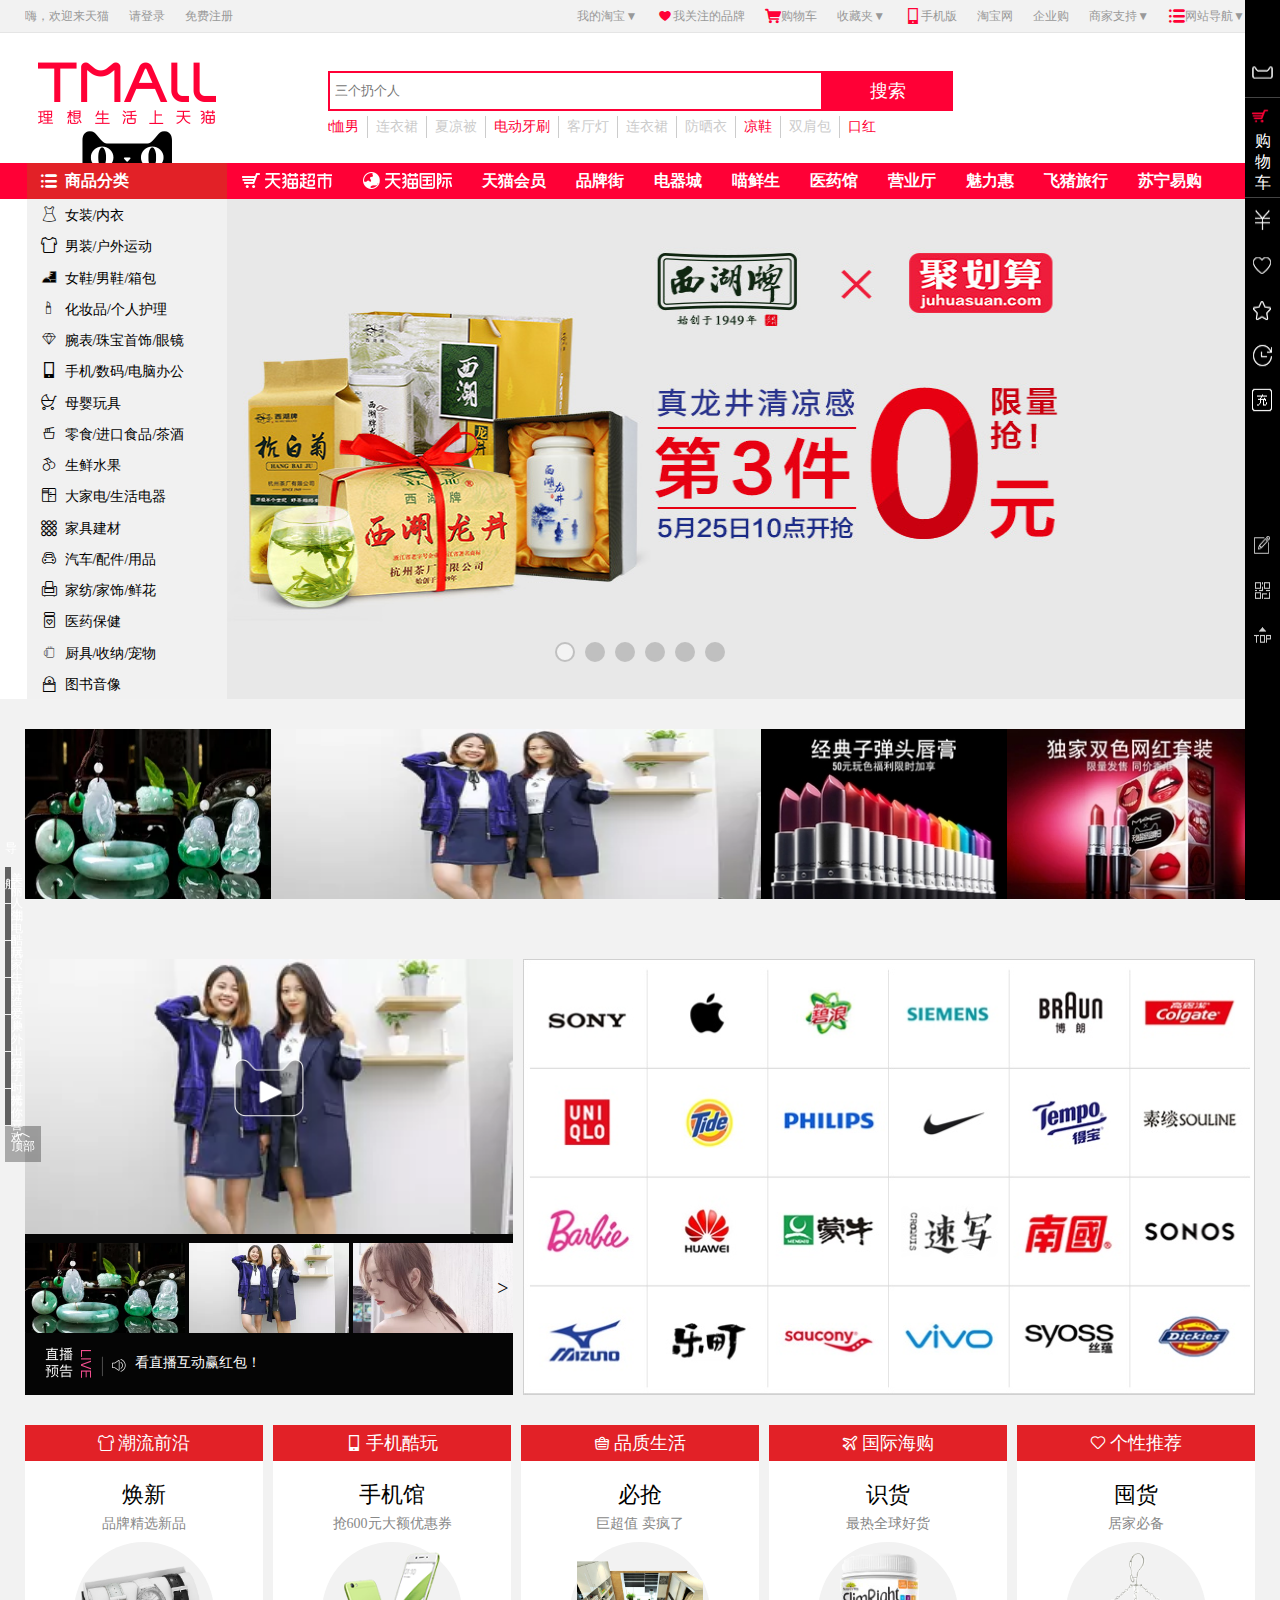
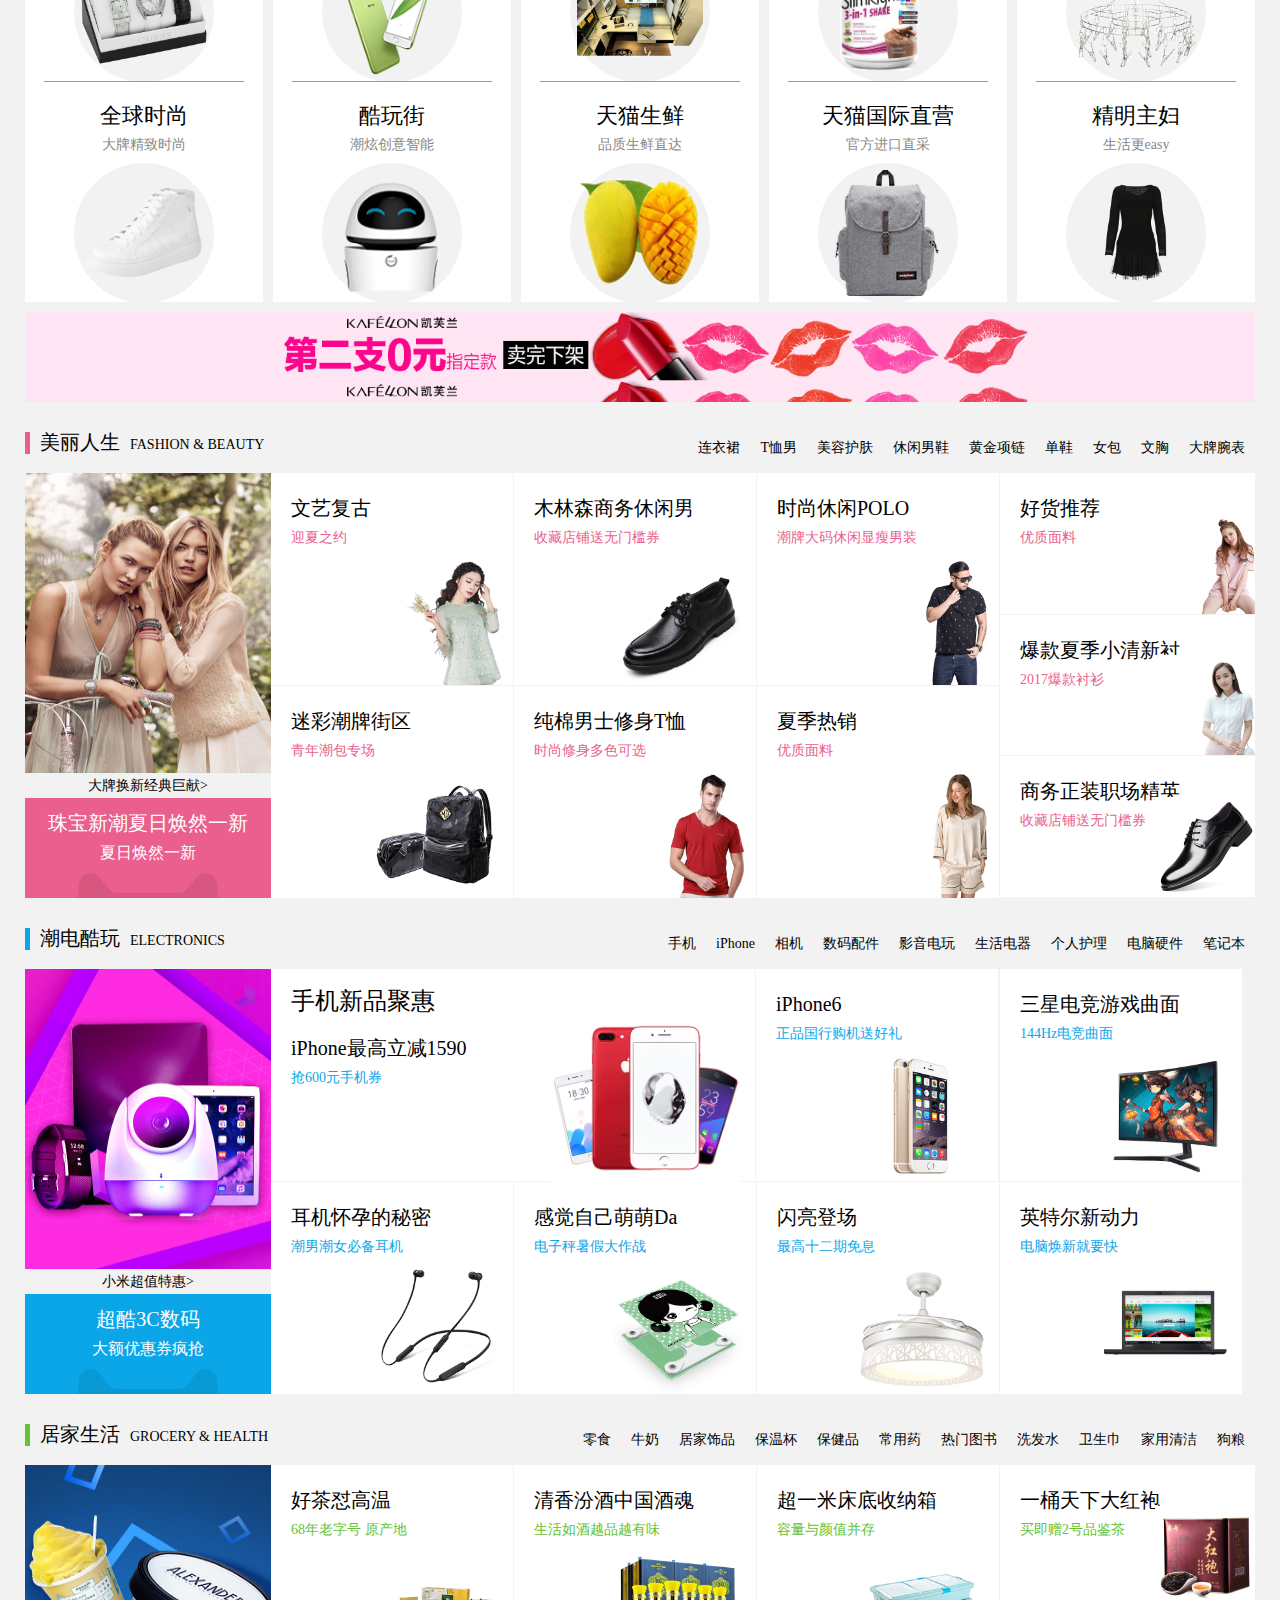
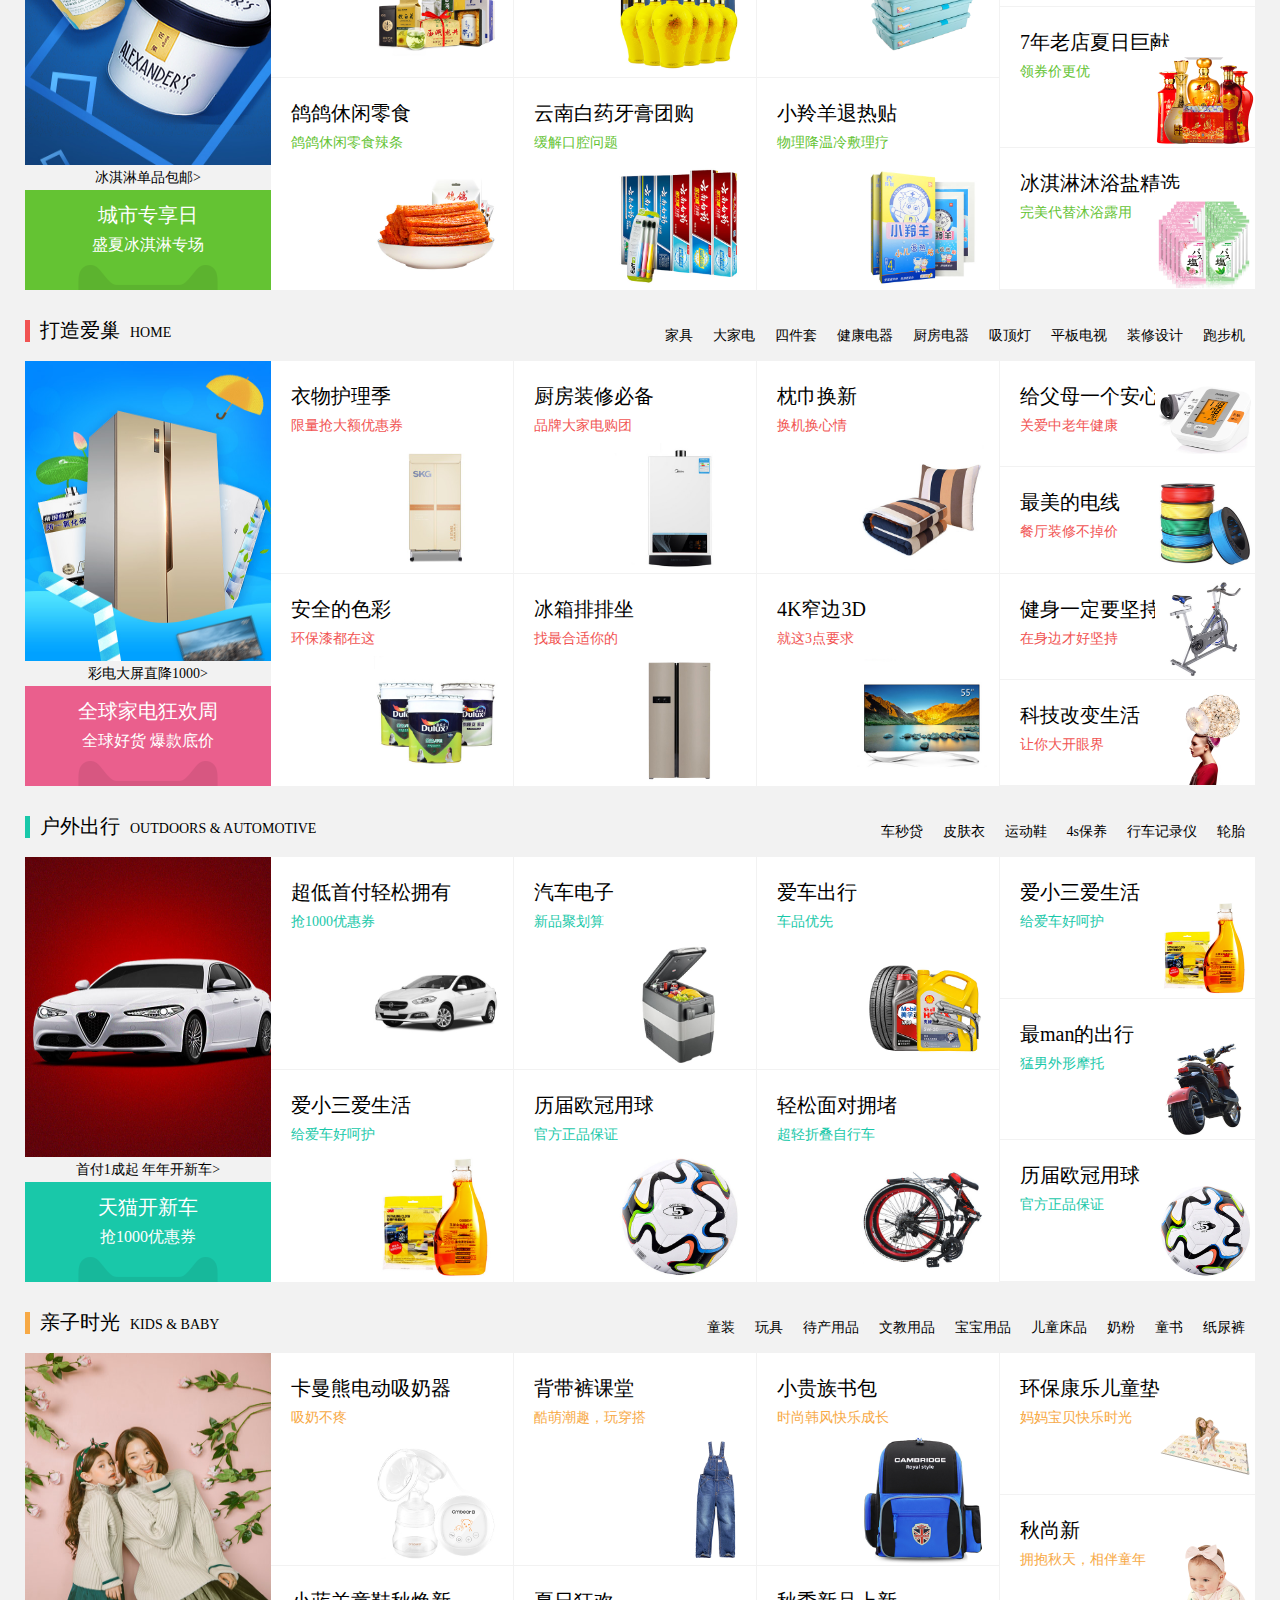
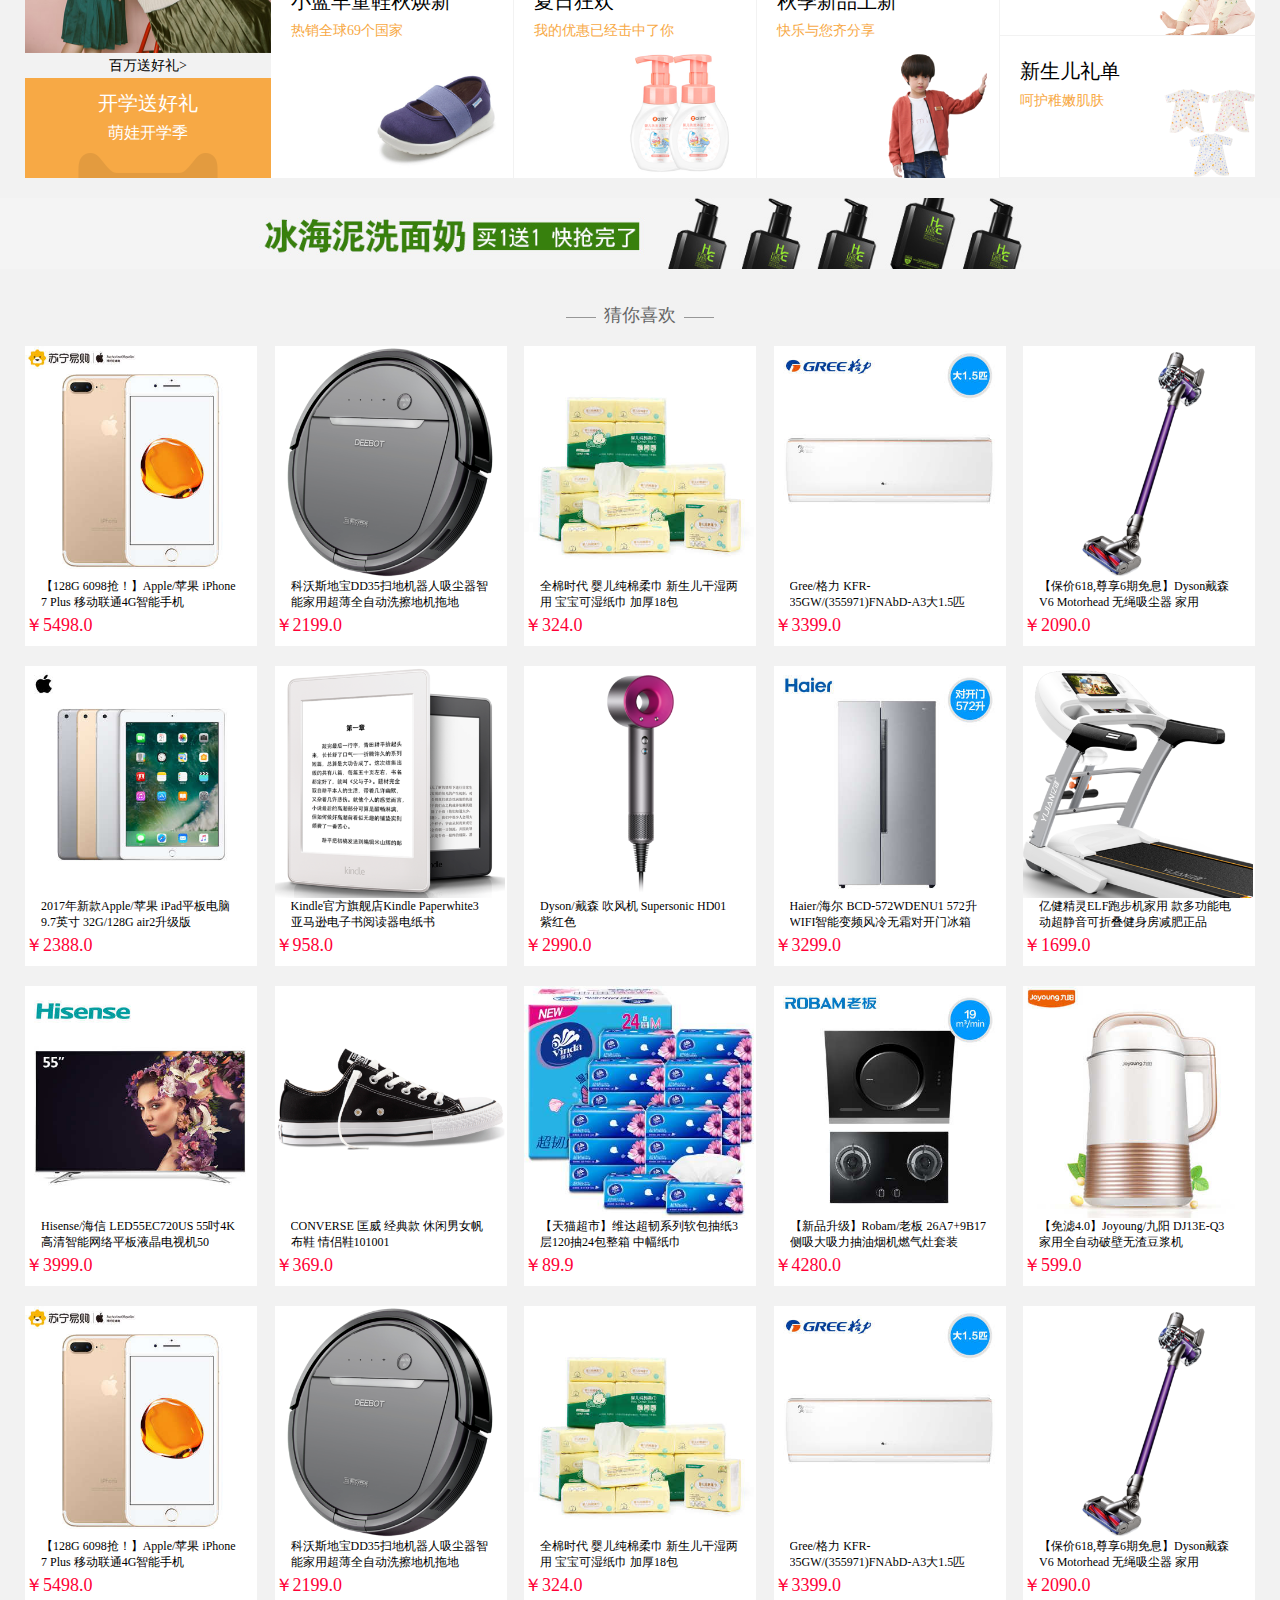
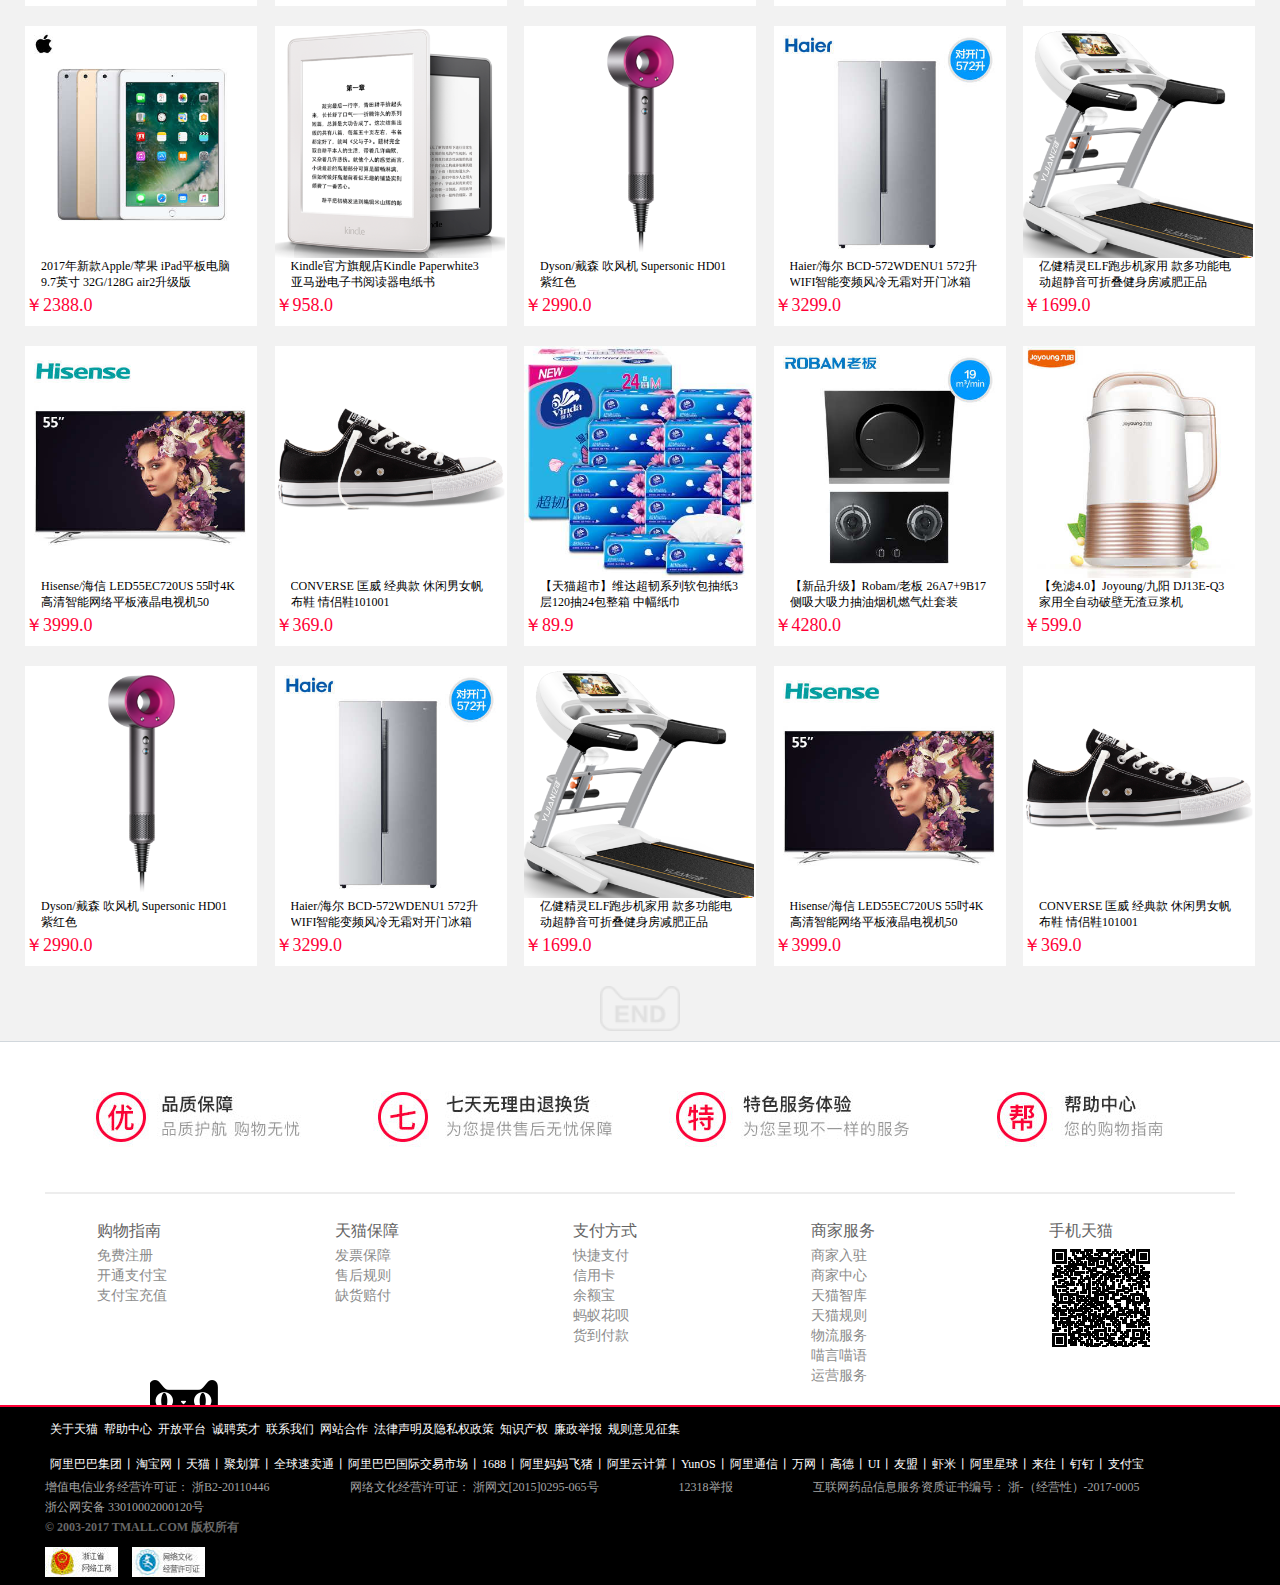
<file: index.html>
<!DOCTYPE html>
<html lang="en">
<head>
	<meta charset="UTF-8">
	<title>天猫tmall.com--理想生活上天猫</title>
	<link rel="stylesheet" href="css/base.css">
	<link rel="stylesheet" href="css/tm.css">
	<link rel="stylesheet" href="font/iconfont.css">
	
	<link rel="icon" href="img/TB1XlF3RpXXXXc6XXXXXXXXXXXX-16-16.png">
	<script src="js/jquery-1.10.2.min.js"></script>
    
</head>
<body>
	<header>
		<div class="headermain">
			<div class="toubuzuo">
				<div class="toubu1">嗨，欢迎来天猫</div>
				<div class="toubu1"><a href="">请登录</a></div>
				<div class="toubu1"><a href="">免费注册</a></div>
			</div>
			<div class="toubuyou">
				<div class="toubu2 toubut"><a href="" class="">我的淘宝</a><a class="">▼</a>
					<div class="toubutan">
						<a href="">已买到的宝贝</a>
						<a href="">已卖出的宝贝</a>
					</div>
				</div>
				<div class="toubu2"><a href="" class=""><p class="icon-1 iconfont">&#xe636;</p>我关注的品牌</a></div>
				<div class="toubu2"><a href="" class=""><p class="icon-1 iconfont">&#xe601;</p>购物车</a></div>
				<div class="toubu2 toubut"><a href="" class="">收藏夹<a class="">▼</a></a>
					<div class="toubutan toubutan1">
						<a href="">收藏的宝贝</a>
						<a href="">收藏的店铺</a>
					</div>
				</div>
				<div class="toubu2 toubuding"><a href="" class=""><p class="icon-1 iconfont">&#xe666;</p>手机版</a>
					<div class="shoujiban">
						<img src="img/TB1GP.jpg" alt="">
						<div class="shoujibansanj">▲</div>
					</div>
				</div>
				<div class="toubu2"><a href="" class="">淘宝网</a></div>
				<div class="toubu2"><a href="" class="">企业购</a></div>
				<div class="toubu2 toubut"><a href="" class="">商家支持<a class="">▼</a></a>
					<div class="toubutan2">
						<b>商家：</b><br>
						<a href="">商家服务</a>
						<a href="">阿道夫</a>
						<a href="">按时</a>
						<a href="">余热</a>
						<a href="">一天</a>
						<a href="">三个</a>
						<a href="">扔</a>
						<a href="">热特瑞</a>
					</div>
				</div>
				<div class="toubu2 toubut"><a href="" class=""><p class="icon-1 iconfont">&#xe620;</p>网站导航<a class="">▼</a></a>
					<div class="toubutan3">
						<!--<img src="img/asd.png" alt="">-->
						<div class="toubutan3-1">
							<h2>热点推荐 Hot</h2>
							<li>天猫超市</li>
							<li>喵鲜生</li>
							<li>科技新品</li>
							<li>女装新品</li>
							<li>酷玩街</li>
							<li>内衣新品</li>
							<li>试美妆</li>
							<li>运动新品</li>
							<li>时尚先生</li>
							<li>精品妈咪</li>
							<li>吃乐会</li>
							<li>企业采购</li>
							<li>会员积分</li>
							<li>天猫国际</li>
							<li>品质频道</li>
						</div>
						<div class="toubutan3-2">
							<h2>行业市场 Market</h2>
							<li>美妆</li>
							<li>电器</li>
							<li>男装</li>
							<li>女装</li>
							<li>男鞋</li>
							<li>女鞋</li>
							<li>内衣</li>
							<li>箱包</li>
							<li>运动</li>
							<li>母婴</li>
							<li>家庭</li>
							<li>医药</li>
							<li>食品</li>
							<li>配饰</li>
							<li>汽车</li>
						</div>
						<div class="toubutan3-3">
							<h2>品牌风尚 Brand</h2>
							<li>尚天猫</li>
							<li>潮流街</li>
							<li>大牌街</li>
							<li>天猫原创</li>
							<li>什么牌子好</li>
						</div>
						<div class="toubutan3-4">
							<h2>服务指南 Help</h2>
							<li>帮助中心</li>
							<li>品牌保证</li>
							<li>特色服务</li>
							<li>七天退换货</li>
						</div>
					</div>
				</div>
			</div>
		</div>
	</header>
	<nav>
		<div class="navmain">
			
			<div class="navmain2">
				<div class="navmain21">
					<input type="text" placeholder="三个扔个人" class="navmain211">
					<input type="submit" class="navmain212" value="搜索">
				</div>
				<div class="navmain22">
					<ul type="">
						<li class="navmain221 navmain222"><a href="" class="">t恤男</a></li>
						<li class="navmain221 navmain223"><a href="" class="">连衣裙</a></li>
						<li class="navmain221 navmain223"><a href="" class="">夏凉被</a></li>
						<li class="navmain221 "><a href="" class="">电动牙刷</a></li>
						<li class="navmain221 navmain223"><a href="" class="">客厅灯</a></li>
						<li class="navmain221 navmain223"><a href="" class="">连衣裙</a></li>
						<li class="navmain221 navmain223"><a href="" class="">防晒衣</a></li>
						<li class="navmain221"><a href="" class="">凉鞋</a></li>
						<li class="navmain221 navmain223"><a href="" class="">双肩包</a></li>
						<li class="navmain221 navmain224"><a href="" class="">口红</a></li>
					</ul>
				</div>
			</div>
		</div>
	</nav>

	<!-- 导航 -->
	<div class="daohang">
		<div class="daohang1">
			<div class="daohang11">
				<div class="navmain111 iconfont">&#xe620;</div>
				<div class="navmain112">商品分类</div>
				<div class="navmain1">
					<img src="img/tm1XXX-480-260.png" title="" class="">
				</div>
			</div>
			<div class="daohang12">
				<div class="daohang121 daohang12x">
					<img src="img/daohang1eZHFXX-180-72.png" alt="" class="">
					<div class="daohang12xuan">
						<img src="img/TB1Y87GRXXXXXcOXpXXXXXXXXXX-40-15.png" alt="">
					</div>
				</div>
				<div class="daohang121 daohang12x">
					<img src="img/daohuang2ueZHFXX-180-72.png" alt="" class="">
					<div class="daohang12xuan">
						<img src="img/TB1Y87GRXXXXXcOXpXXXXXXXXXX-40-15.png" alt="">
					</div>
				</div>
				<div class="aohang122 daohang12x">
					<a href="">天猫会员</a>
					<div class="daohang12xuan">
						<img src="img/TB1Y87GRXXXXXcOXpXXXXXXXXXX-40-15.png" alt="">
					</div>
				</div>
				<div class="aohang122 daohang12x">
					<a href="">品牌街</a>
					<div class="daohang12xuan">
						<img src="img/TB1Y87GRXXXXXcOXpXXXXXXXXXX-40-15.png" alt="">
					</div>
				</div>
				<div class="aohang122 daohang12x">
					<a href="">电器城</a>
					<div class="daohang12xuan">
						<img src="img/TB1Y87GRXXXXXcOXpXXXXXXXXXX-40-15.png" alt="">
					</div>
				</div>
				<div class="aohang122 daohang12x">
					<a href="">喵鲜生</a>
					<div class="daohang12xuan">
						<img src="img/TB1Y87GRXXXXXcOXpXXXXXXXXXX-40-15.png" alt="">
					</div>
				</div>
				<div class="aohang122 daohang12x">
					<a href="">医药馆</a>
					<div class="daohang12xuan">
						<img src="img/TB1Y87GRXXXXXcOXpXXXXXXXXXX-40-15.png" alt="">
					</div>
				</div>
				<div class="aohang122 daohang12x">
					<a href="">营业厅</a>
					<div class="daohang12xuan">
						<img src="img/TB1Y87GRXXXXXcOXpXXXXXXXXXX-40-15.png" alt="">
					</div>
				</div>
				<div class="aohang122 daohang12x">
					<a href="">魅力惠</a>
					<div class="daohang12xuan">
						<img src="img/TB1Y87GRXXXXXcOXpXXXXXXXXXX-40-15.png" alt="">
					</div>
				</div>
				<div class="aohang122 daohang12x">
					<a href="">飞猪旅行</a>
					<div class="daohang12xuan">
						<img src="img/TB1Y87GRXXXXXcOXpXXXXXXXXXX-40-15.png" alt="">
					</div>
				</div>
				<div class="aohang122 daohang12x">
					<a href="">苏宁易购</a>
					<div class="daohang12xuan">
						<img src="img/TB1Y87GRXXXXXcOXpXXXXXXXXXX-40-15.png" alt="">
					</div>
				</div>
			</div>
		</div>
	</div>

	<!-- banner -->
	<div class="banner">
		<!-- <ul class="bannerbg">
			<li class="bannerbgxian"></li>
			<li></li>
			<li></li>
			<li></li>
			<li></li>
			<li></li>
		</ul> -->
		<div class="banner1">
			<div class="banner11">
				<ul>
					<li class="bannerxian"><img src="img/banne1utbFXXX.jpg" alt="" ></li>
					<li><img src="img/XX.jpg" alt="" class=""></li>
					<li><img src="img/0-500.jpg" alt="" class=""></li>
					<li><img src="img/q0.jpg" alt="" class=""></li>
					<li><img src="img/q100.jpg" alt="" class=""></li>
					<li><img src="img/a.jpg" alt="" class=""></li>
				</ul>
			</div>
			<div class="banner12">
				<div class="banner121">
					<span class="banner1211 iconfont">&#xe61d;</span>
					<span>女装/内衣</span>
				</div>
				<div class="banner121">
					<span class="banner1211 iconfont">&#xe631;</span>
					<span>男装/户外运动</span>
				</div>
				<div class="banner121">
					<span class="banner1211 iconfont">&#xe652;</span>
					<span>女鞋/男鞋/箱包</span>
				</div>
				<div class="banner121">
					<span class="banner1211 iconfont">&#xe617;	</span>
					<span>化妆品/个人护理</span>
				</div>
				<div class="banner121">
					<span class="banner1211 iconfont">&#xe602;</span>
					<span>腕表/珠宝首饰/眼镜</span>
				</div>
				<div class="banner121">
					<span class="banner1211 iconfont">&#xe666;</span>
					<span>手机/数码/电脑办公</span>
				</div>
				<div class="banner121">
					<span class="banner1211 iconfont">&#xe632;</span>
					<span>母婴玩具</span>
				</div>
				<div class="banner121">
					<span class="banner1211 iconfont">&#xe65d;</span>
					<span>零食/进口食品/茶酒</span>
				</div>
				<div class="banner121">
					<span class="banner1211 iconfont">&#xe613;</span>
					<span>生鲜水果</span>
				</div>
				<div class="banner121">
					<span class="banner1211 iconfont">&#xe618;</span>
					<span>大家电/生活电器</span>
				</div>
				<div class="banner121">
					<span class="banner1211 iconfont">&#xe616;</span>
					<span>家具建材</span>
				</div>
				<div class="banner121">
					<span class="banner1211 iconfont">&#xe675;</span>
					<span>汽车/配件/用品</span>
				</div>
				<div class="banner121">
					<span class="banner1211 iconfont">&#xe604;</span>
					<span>家纺/家饰/鲜花</span>
				</div>
				<div class="banner121">
					<span class="banner1211 iconfont">&#xe603;</span>
					<span>医药保健</span>
				</div>
				<div class="banner121">
					<span class="banner1211 iconfont">&#xe628;</span>
					<span>厨具/收纳/宠物</span>
				</div>
				<div class="banner121">
					<span class="banner1211 iconfont">&#xe634;</span>
					<span>图书音像</span>
				</div>
			</div>
			<div class="lunbo">
				<ul type="circle">
					<li class="lunbodian lunbodian1"></li>
					<li class="lunbodian"></li>
					<li class="lunbodian"></li>
					<li class="lunbodian"></li>
					<li class="lunbodian"></li>
					<li class="lunbodian"></li>
				</ul>
			</div>
			<div class="liebiao2 liebiao2-1">
				<ul><img src="img/aside1.png" alt=""></ul>
				<ul><img src="img/aside2.png" alt=""></ul>
				<ul><img src="img/aside3.png" alt=""></ul>
				<ul><img src="img/aside4.png" alt=""></ul>
				<ul><img src="img/aside5.png" alt=""></ul>
				<ul><img src="img/aside6.png" alt=""></ul>
				<ul><img src="img/aside7.png" alt=""></ul>
				<ul><img src="img/aside8.png" alt=""></ul>
				<ul><img src="img/aside9.png" alt=""></ul>
				<ul><img src="img/aside10.png" alt=""></ul>
				<ul><img src="img/aside11.png" alt=""></ul>
				<ul><img src="img/aside12.png" alt=""></ul>
				
			</div>
		</div>
	</div>

	<!-- 主体 -->
	<main>
		<div class="main1">
			<div class="main11">
				<div class="main111">
					<img src="img/small1.jpg" alt="" class="">
				</div>
				<div class="main111 main112">
					<img src="img/small2.jpg">
				</div>
				<div class="main111">
					<img src="img/tmzhuti3250x250q100.jpg_.webp.jpg" alt="" class="">
				</div>
				<div class="main111">
					<img src="img/tmzhuti4XXa_!!3170729146.jpg_250x250q100.jpg_.webp.jpg" alt="" class="">
				</div>
			</div>
			<div class="main12">
				<div class="main121">
					<div class="main1211">
						<img src="img/small2.jpg" alt="" class="">
						<div class="bofang">
							<img src="img/TB1v5fhLpXXXXX2XFXXXXXXXXXX-144-118.png" alt="" class="">
					</div>
					</div>
					<div class="main1212">
						<div class="main1212ul">
							<ul>
								<div class="main12121">
									<img src="img/small1.jpg" alt="" class="">
								</div>
								<div class="main12121 main12122">
									<img src="img/small2.jpg" alt="" class="">
								</div>
								<div class="main12121">
									<img src="img/small3.jpg" alt="" class="">
								</div>
							</ul>
							<ul>
								<div class="main12121">
									<img src="img/small1.jpg" alt="" class="">
								</div>
								<div class="main12121 main12122">
									<img src="img/small2.jpg" alt="" class="">
								</div>
								<div class="main12121">
									<img src="img/small1.jpg" alt="" class="">
								</div>
							</ul>
						</div>
						<div class="jian">
							<div class="jianleft">&#60</div>
							<div class="jianright jianxian">&#62</div>
						</div>
					</div>
					<div class="main1213">
						<div class="main12131">
							<img src="img/下载 (1).png" alt="" class="">
						</div>
						<span>看直播互动赢红包！</span>
					</div>
				</div>
				<div class="main122">
					<li>
						<div class="main122-1 iconfont">&#xe640;</div>
						<div class="main122-2"><b>优惠券￥30</b></div>
						<div class="main122-3">
							<input type="submit" class="main122-3-1" value="点击进入">
						</div>
					</li>
					<li>
						<div class="main122-1 iconfont">&#xe640;</div>
						<div class="main122-2"><b>优惠券￥30</b></div>
						<div class="main122-3">
							<input type="submit" class="main122-3-1" value="点击进入">
						</div>
					</li>
					<li>
						<div class="main122-1 iconfont">&#xe640;</div>
						<div class="main122-2"><b>优惠券￥30</b></div>
						<div class="main122-3">
							<input type="submit" class="main122-3-1" value="点击进入">
						</div>
					</li>
					<li>
						<div class="main122-1 iconfont">&#xe640;</div>
						<div class="main122-2"><b>优惠券￥30</b></div>
						<div class="main122-3">
							<input type="submit" class="main122-3-1" value="点击进入">
						</div>
					</li>
					<li>
						<div class="main122-1 iconfont">&#xe640;</div>
						<div class="main122-2"><b>优惠券￥30</b></div>
						<div class="main122-3">
							<input type="submit" class="main122-3-1" value="点击进入">
						</div>
					</li>
					<li>
						<div class="main122-1 iconfont">&#xe640;</div>
						<div class="main122-2"><b>优惠券￥30</b></div>
						<div class="main122-3">
							<input type="submit" class="main122-3-1" value="点击进入">
						</div>
					</li>
					<li>
						<div class="main122-1 iconfont">&#xe640;</div>
						<div class="main122-2"><b>优惠券￥30</b></div>
						<div class="main122-3">
							<input type="submit" class="main122-3-1" value="点击进入">
						</div>
					</li>
					<li>
						<div class="main122-1 iconfont">&#xe640;</div>
						<div class="main122-2"><b>优惠券￥30</b></div>
						<div class="main122-3">
							<input type="submit" class="main122-3-1" value="点击进入">
						</div>
					</li>
					<li>
						<div class="main122-1 iconfont">&#xe640;</div>
						<div class="main122-2"><b>优惠券￥30</b></div>
						<div class="main122-3">
							<input type="submit" class="main122-3-1" value="点击进入">
						</div>
					</li>
					<li>
						<div class="main122-1 iconfont">&#xe640;</div>
						<div class="main122-2"><b>优惠券￥30</b></div>
						<div class="main122-3">
							<input type="submit" class="main122-3-1" value="点击进入">
						</div>
					</li>
					<li>
						<div class="main122-1 iconfont">&#xe640;</div>
						<div class="main122-2"><b>优惠券￥30</b></div>
						<div class="main122-3">
							<input type="submit" class="main122-3-1" value="点击进入">
						</div>
					</li>
					<li>
						<div class="main122-1 iconfont">&#xe640;</div>
						<div class="main122-2"><b>优惠券￥30</b></div>
						<div class="main122-3">
							<input type="submit" class="main122-3-1" value="点击进入">
						</div>
					</li>
					<li>
						<div class="main122-1 iconfont">&#xe640;</div>
						<div class="main122-2"><b>优惠券￥30</b></div>
						<div class="main122-3">
							<input type="submit" class="main122-3-1" value="点击进入">
						</div>
					</li>
					<li>
						<div class="main122-1 iconfont">&#xe640;</div>
						<div class="main122-2"><b>优惠券￥30</b></div>
						<div class="main122-3">
							<input type="submit" class="main122-3-1" value="点击进入">
						</div>
					</li>
					<li>
						<div class="main122-1 iconfont">&#xe640;</div>
						<div class="main122-2"><b>优惠券￥30</b></div>
						<div class="main122-3">
							<input type="submit" class="main122-3-1" value="点击进入">
						</div>
					</li>
					<li>
						<div class="main122-1 iconfont">&#xe640;</div>
						<div class="main122-2"><b>优惠券￥30</b></div>
						<div class="main122-3">
							<input type="submit" class="main122-3-1" value="点击进入">
						</div>
					</li>
					<li>
						<div class="main122-1 iconfont">&#xe640;</div>
						<div class="main122-2"><b>优惠券￥30</b></div>
						<div class="main122-3">
							<input type="submit" class="main122-3-1" value="点击进入">
						</div>
					</li>
					<li>
						<div class="main122-1 iconfont">&#xe640;</div>
						<div class="main122-2"><b>优惠券￥30</b></div>
						<div class="main122-3">
							<input type="submit" class="main122-3-1" value="点击进入">
						</div>
					</li>
					<li>
						<div class="main122-1 iconfont">&#xe640;</div>
						<div class="main122-2"><b>优惠券￥30</b></div>
						<div class="main122-3">
							<input type="submit" class="main122-3-1" value="点击进入">
						</div>
					</li>
					<li>
						<div class="main122-1 iconfont">&#xe640;</div>
						<div class="main122-2"><b>优惠券￥30</b></div>
						<div class="main122-3">
							<input type="submit" class="main122-3-1" value="点击进入">
						</div>
					</li>
					<li>
						<div class="main122-1 iconfont">&#xe640;</div>
						<div class="main122-2"><b>优惠券￥30</b></div>
						<div class="main122-3">
							<input type="submit" class="main122-3-1" value="点击进入">
						</div>
					</li>
					<li>
						<div class="main122-1 iconfont">&#xe640;</div>
						<div class="main122-2"><b>优惠券￥30</b></div>
						<div class="main122-3">
							<input type="submit" class="main122-3-1" value="点击进入">
						</div>
					</li>
					<li>
						<div class="main122-1 iconfont">&#xe640;</div>
						<div class="main122-2"><b>优惠券￥30</b></div>
						<div class="main122-3">
							<input type="submit" class="main122-3-1" value="点击进入">
						</div>
					</li>
					<li>
						<div class="main122-1 iconfont">&#xe640;</div>
						<div class="main122-2"><b>优惠券￥30</b></div>
						<div class="main122-3">
							<input type="submit" class="main122-3-1" value="点击进入">
						</div>
					</li>
				</div>
			</div>
		</div>
		<div class="main2">
			<div class="main21">
				<div class="main211">
					<span class="main2111 iconfont">&#xe631;</span>
					<span>潮流前沿</span>
				</div>
				<div class="main212">
					<div class="main2121">焕新</div>
					<div class="main2122">品牌精选新品</div>
					<div class="main2123">
						<img src="img/TB.png" alt="" class="">
					</div>
				</div>
				<div class="main213"></div>
				<div class="main212">
					<div class="main2121">全球时尚</div>
					<div class="main2122">大牌精致时尚</div>
					<div class="main2123">
						<img src="img/TB2o.png" alt="" class="">
					</div>
				</div>
			</div>
			<div class="main21">
				<div class="main211">
					<span class="main2111 iconfont">&#xe666;</span>
					<span>手机酷玩</span>
				</div>
				<div class="main212">
					<div class="main2121">手机馆</div>
					<div class="main2122">抢600元大额优惠券</div>
					<div class="main2123">
						<img src="img/TB1X.png" alt="" class="">
					</div>
				</div>
				<div class="main213"></div>
				<div class="main212">
					<div class="main2121">酷玩街</div>
					<div class="main2122">潮炫创意智能</div>
					<div class="main2123">
						<img src="img/TB2.png" alt="" class="">
					</div>
				</div>
			</div>
			<div class="main21">
				<div class="main211">
					<span class="main2111 iconfont">&#xe62a;	</span>
					<span>品质生活</span>
				</div>
				<div class="main212">
					<div class="main2121">必抢</div>
					<div class="main2122">巨超值 卖疯了</div>
					<div class="main2123">
						<img src="img/TB1H.png" alt="" class="">
					</div>
				</div>
				<div class="main213"></div>
				<div class="main212">
					<div class="main2121">天猫生鲜</div>
					<div class="main2122">品质生鲜直达</div>
					<div class="main2123">
						<img src="img/TB2I3o.png" alt="" class="">
					</div>
				</div>
			</div>
			<div class="main21">
				<div class="main211">
					<span class="main2111 iconfont">&#xe633;</span>
					<span>国际海购</span>
				</div>
				<div class="main212">
					<div class="main2121">识货</div>
					<div class="main2122">最热全球好货</div>
					<div class="main2123">
						<img src="img/TBo.png" alt="" class="">
					</div>
				</div>
				<div class="main213"></div>
				<div class="main212">
					<div class="main2121">天猫国际直营</div>
					<div class="main2122">官方进口直采</div>
					<div class="main2123">
						<img src="img/TB6o.png" alt="" class="">
					</div>
				</div>
			</div>
			<div class="main21">
				<div class="main211">
					<span class="main2111 iconfont">&#xe640;</span>
					<span>个性推荐</span>
				</div>
				<div class="main212">
					<div class="main2121">囤货</div>
					<div class="main2122">居家必备</div>
					<div class="main2123">
						<img src="img/TB1XMs.png" alt="" class="">
					</div>
				</div>
				<div class="main213"></div>
				<div class="main212">
					<div class="main2121">精明主妇</div>
					<div class="main2122">生活更easy</div>
					<div class="main2123">
						<img src="img/TB1u800.png" alt="" class="">
					</div>
				</div>
			</div>
		</div>
		<div class="main3"></div>

		<!-- 美丽人生 -->
		<main class="zhengwen">
			<div class="zhengwen-top">
				<div class="zhengwen-top-zuo">
					<div class="zhengwen-top-zuo-kuang"></div>
					<div class="zhengwen-top-zuo-zi">美丽人生
					</div>
					<div class="zhengwen-top-zuo-yi">FASHION & BEAUTY
					</div>
				</div>
				<div class="zhengwen-top-you">
					<div class="zhengwen-top-you-zi">连衣裙
					</div>
					<div class="zhengwen-top-you-zi">T恤男
					</div>
					<div class="zhengwen-top-you-zi">美容护肤
					</div>
					<div class="zhengwen-top-you-zi">休闲男鞋
					</div>
					<div class="zhengwen-top-you-zi">黄金项链
					</div>
					<div class="zhengwen-top-you-zi">单鞋
					</div>
					<div class="zhengwen-top-you-zi">女包
					</div>
					<div class="zhengwen-top-you-zi">文胸
					</div>
					<div class="zhengwen-top-you-zi">大牌腕表
					</div>
				</div>
			</div>
			<div class="zhengwen-bottom">
				<div class="zhengwen-bottom-zuo">
					<div class="zhengwen-bottom-zuo-top">
						<img src="img/TB1DPNwRpXXXXcCXFXXXXXXXXXX-492-660.jpg" alt="">
						<div class="zhengwen-bottom-zuo-top-zz">
						</div>
					</div>
					<div class="zhengwen-bottom-zuo-zhong">大牌换新经典巨献>
					</div>
					<div class="zhengwen-bottom-zuo-bottom">
						<div class="zhengwen-bottom-zuo-bottom1">珠宝新潮夏日焕然一新
						</div>
						<div class="zhengwen-bottom-zuo-bottom2">夏日焕然一新
						</div>
						<div class="zhengwen-bottom-zuo-bottom3">
						</div>
					</div>
				</div>
				<div class="zhengwen-bottom-zhong">
					<div class="zhengwen-bottom-zhong-01">
						<div class="zhengwen-bottom-zhong-01-top">文艺复古
						</div>
						<div class="zhengwen-bottom-zhong-01-zhong">迎夏之约
						</div>
						<div class="zhengwen-bottom-zhong-01-xia">
							<img src="img/TB1fth.jpg" alt="">
						</div>
					</div>
					<div class="zhengwen-bottom-zhong-01">
						<div class="zhengwen-bottom-zhong-01-top">木林森商务休闲男
						</div>
						<div class="zhengwen-bottom-zhong-01-zhong">收藏店铺送无门槛券
						</div>
						<div class="zhengwen-bottom-zhong-01-xia">
							<img src="img/TB1JHX.jpg" alt="">
						</div>
					</div>
					<div class="zhengwen-bottom-zhong-01 zhengwen-bottom-zhong-02">
						<div class="zhengwen-bottom-zhong-01-top">时尚休闲POLO
						</div>
						<div class="zhengwen-bottom-zhong-01-zhong">潮牌大码休闲显瘦男装
						</div>
						<div class="zhengwen-bottom-zhong-01-xia">
							<img src="img/TB1ai8JRXXXXXXmaFXXSutbFXXX.jpg" alt="">
						</div>
					</div>
					<div class="zhengwen-bottom-zhong-01">
						<div class="zhengwen-bottom-zhong-01-top">迷彩潮牌街区
						</div>
						<div class="zhengwen-bottom-zhong-01-zhong">青年潮包专场
						</div>
						<div class="zhengwen-bottom-zhong-01-xia">
							<img src="img/TB1gr.jpg" alt="">
						</div>
					</div>
					<div class="zhengwen-bottom-zhong-01">
						<div class="zhengwen-bottom-zhong-01-top">纯棉男士修身T恤
						</div>
						<div class="zhengwen-bottom-zhong-01-zhong">时尚修身多色可选
						</div>
						<div class="zhengwen-bottom-zhong-01-xia">
							<img src="img/TB1t9zXX.jpg" alt="">
						</div>
					</div>
					<div class="zhengwen-bottom-zhong-01 zhengwen-bottom-zhong-02">
						<div class="zhengwen-bottom-zhong-01-top">夏季热销
						</div>
						<div class="zhengwen-bottom-zhong-01-zhong">优质面料
						</div>
						<div class="zhengwen-bottom-zhong-01-xia">
							<img src="img/TB1XXX.jpg" alt="">
						</div>
					</div>
				</div>
				<div class="zhengwen-bottom-you">
					<div class="zhengwen-bottom-you-01">
						<div class="zhengwen-bottom-you-01-zuo">
							<div class="zhengwen-bottom-you-01-zuo-top">好货推荐
							</div>
							<div class="zhengwen-bottom-you-01-zuo-xia">优质面料
							</div>
						</div>
						<div class="zhengwen-bottom-you-01-you">
							<img src="img/TB1EozjRXXXXXbzapXXSutbFXXX.jpg" alt="">
						</div>
					</div>
					<div class="zhengwen-bottom-you-01">
						<div class="zhengwen-bottom-you-01-zuo">
							<div class="zhengwen-bottom-you-01-zuo-top">爆款夏季小清新衬
							</div>
							<div class="zhengwen-bottom-you-01-zuo-xia">2017爆款衬衫
							</div>
						</div>
						<div class="zhengwen-bottom-you-01-you">
							<img src="img/TB1O6XXX.jpg" alt="">
						</div>
					</div>
					<div class="zhengwen-bottom-you-01">
						<div class="zhengwen-bottom-you-01-zuo">
							<div class="zhengwen-bottom-you-01-zuo-top">商务正装职场精英
							</div>
							<div class="zhengwen-bottom-you-01-zuo-xia">收藏店铺送无门槛券
							</div>
						</div>
						<div class="zhengwen-bottom-you-01-you">
							<img src="img/TBrg.jpg" alt="">
						</div>
					</div>
				</div>
			</div>
		</main>
		<!-- 美丽人生结束 -->
		<!-- 潮电酷玩 -->
		<main class="zhengwen">
			<div class="zhengwen-top">
				<div class="zhengwen-top-zuo">
					<div class="zhengwen-top-zuo-kuang kuang2"></div>
					<div class="zhengwen-top-zuo-zi">潮电酷玩
					</div>
					<div class="zhengwen-top-zuo-yi">ELECTRONICS
					</div>
				</div>
				<div class="zhengwen-top-you">
					<div class="zhengwen-top-you-zi">手机
					</div>
					<div class="zhengwen-top-you-zi">iPhone
					</div>
					<div class="zhengwen-top-you-zi">相机
					</div>
					<div class="zhengwen-top-you-zi">数码配件
					</div>
					<div class="zhengwen-top-you-zi">影音电玩
					</div>
					<div class="zhengwen-top-you-zi">生活电器
					</div>
					<div class="zhengwen-top-you-zi">个人护理
					</div>
					<div class="zhengwen-top-you-zi">电脑硬件
					</div>
					<div class="zhengwen-top-you-zi">笔记本
					</div>
				</div>
			</div>
			<div class="zhengwen-bottom">
				<div class="zhengwen-bottom-zuo">
					<div class="zhengwen-bottom-zuo-top">
						<img src="img/TB1amY.SFXXXXc1XFXXSutbFXXX.jpg" alt="">
						<div class="zhengwen-bottom-zuo-top-zz">
						</div>
					</div>
					<div class="zhengwen-bottom-zuo-zhong">小米超值特惠>
					</div>
					<div class="zhengwen-bottom-zuo-bottom zhengwen-bottom-zuo-bottom-1">
						<div class="zhengwen-bottom-zuo-bottom1">超酷3C数码
						</div>
						<div class="zhengwen-bottom-zuo-bottom2">大额优惠券疯抢
						</div>
						<div class="zhengwen-bottom-zuo-bottom3">
						</div>
					</div>
				</div>
				<div class="zhengwen-bottom-zhong">
					<div class="zhengwen-bottom-zhong-01 zhengwen-bottom-zhong-01-1">
						<div class="zhengwen-bottom-zhong-01-top zhengwen-bottom-zhong-01-top-1">手机新品聚惠
						</div>
						<div class="zhengwen-bottom-zhong-01-top">iPhone最高立减1590
						</div>
						<div class="zhengwen-bottom-zhong-01-zhong zhengwen-bottom-zhong-01-zhong-1">抢600元手机券
						</div>
						<div class="zhengwen-bottom-zhong-01-xia zhengwen-bottom-zhong-01-xia-1">
							<img src="img/TB1RJspSFXXXXcmXFXXSutbFXXX.jpg" alt="">
						</div>
					</div>
					<div class="zhengwen-bottom-zhong-01 zhengwen-bottom-zhong-02">
						<div class="zhengwen-bottom-zhong-01-top">iPhone6
						</div>
						<div class="zhengwen-bottom-zhong-01-zhong zhengwen-bottom-zhong-01-zhong-1">正品国行购机送好礼
						</div>
						<div class="zhengwen-bottom-zhong-01-xia">
							<img src="img/TB1loh8SpXXXXXFXpXXSutbFXXX.jpg" alt="">
						</div>
					</div>
					<div class="zhengwen-bottom-zhong-01">
						<div class="zhengwen-bottom-zhong-01-top">耳机怀孕的秘密
						</div>
						<div class="zhengwen-bottom-zhong-01-zhong zhengwen-bottom-zhong-01-zhong-1">潮男潮女必备耳机
						</div>
						<div class="zhengwen-bottom-zhong-01-xia">
							<img src="img/TB1DBHcSpXXXXaeXXXXSutbFXXX.jpg" alt="">
						</div>
					</div>
					<div class="zhengwen-bottom-zhong-01">
						<div class="zhengwen-bottom-zhong-01-top">感觉自己萌萌Da
						</div>
						<div class="zhengwen-bottom-zhong-01-zhong zhengwen-bottom-zhong-01-zhong-1">电子秤暑假大作战
						</div>
						<div class="zhengwen-bottom-zhong-01-xia">
							<img src="img/TB1SfrqSpXXXXcfapXXSutbFXXX.jpg" alt="">
						</div>
					</div>
					<div class="zhengwen-bottom-zhong-01 zhengwen-bottom-zhong-02">
						<div class="zhengwen-bottom-zhong-01-top">闪亮登场
						</div>
						<div class="zhengwen-bottom-zhong-01-zhong zhengwen-bottom-zhong-01-zhong-1">最高十二期免息
						</div>
						<div class="zhengwen-bottom-zhong-01-xia">
							<img src="img/TB2o9iQurVkpuFjSspcXXbSMVXa_!!140-0-luban.jpg" alt="">
						</div>
					</div>
				</div>
				<div class="zhengwen-bottom-you">
					<div class="zhengwen-bottom-zhong-01 zhengwen-bottom-zhong-02">
						<div class="zhengwen-bottom-zhong-01-top">三星电竞游戏曲面
						</div>
						<div class="zhengwen-bottom-zhong-01-zhong zhengwen-bottom-zhong-01-zhong-1">144Hz电竞曲面
						</div>
						<div class="zhengwen-bottom-zhong-01-xia">
							<img src="img/TB1qMMZSpXXXXarapXXSutbFXXX.jpg" alt="">
						</div>
					</div>
					<div class="zhengwen-bottom-zhong-01 zhengwen-bottom-zhong-02">
						<div class="zhengwen-bottom-zhong-01-top">英特尔新动力
						</div>
						<div class="zhengwen-bottom-zhong-01-zhong zhengwen-bottom-zhong-01-zhong-1">电脑焕新就要快
						</div>
						<div class="zhengwen-bottom-zhong-01-xia">
							<img src="img/TB2MXhoq3FkpuFjSspnXXb4qFXa_!!176-0-luban.jpg" alt="">
						</div>
					</div>
				</div>
			</div>
		</main>
		<!-- 潮电酷玩结束 -->
		<!-- 居家生活 -->
		<main class="zhengwen">
			<div class="zhengwen-top">
				<div class="zhengwen-top-zuo">
					<div class="zhengwen-top-zuo-kuang kuang3"></div>
					<div class="zhengwen-top-zuo-zi">居家生活
					</div>
					<div class="zhengwen-top-zuo-yi">GROCERY &amp; HEALTH
					</div>
				</div>
				<div class="zhengwen-top-you">
					<div class="zhengwen-top-you-zi">零食
					</div>
					<div class="zhengwen-top-you-zi">牛奶
					</div>
					<div class="zhengwen-top-you-zi">居家饰品
					</div>
					<div class="zhengwen-top-you-zi">保温杯
					</div>
					<div class="zhengwen-top-you-zi">保健品
					</div>
					<div class="zhengwen-top-you-zi">常用药
					</div>
					<div class="zhengwen-top-you-zi">热门图书
					</div>
					<div class="zhengwen-top-you-zi">洗发水
					</div>
					<div class="zhengwen-top-you-zi">卫生巾
					</div>
					<div class="zhengwen-top-you-zi">家用清洁
					</div>
					<div class="zhengwen-top-you-zi">狗粮
					</div>
				</div>
			</div>
			<div class="zhengwen-bottom">
				<div class="zhengwen-bottom-zuo">
					<div class="zhengwen-bottom-zuo-top">
						<img src="img/TB1p9IJSFXXXXb_XFXXXXXXXXXX-492-660.jpg" alt="">
						<div class="zhengwen-bottom-zuo-top-zz">
						</div>
					</div>
					<div class="zhengwen-bottom-zuo-zhong">冰淇淋单品包邮>
					</div>
					<div class="zhengwen-bottom-zuo-bottom zhengwen-bottom-zuo-bottom-2">
						<div class="zhengwen-bottom-zuo-bottom1">城市专享日
						</div>
						<div class="zhengwen-bottom-zuo-bottom2">盛夏冰淇淋专场
						</div>
						<div class="zhengwen-bottom-zuo-bottom3">
						</div>
					</div>
				</div>
				<div class="zhengwen-bottom-zhong">
					<div class="zhengwen-bottom-zhong-01">
						<div class="zhengwen-bottom-zhong-01-top">好茶怼高温
						</div>
						<div class="zhengwen-bottom-zhong-01-zhong zhengwen-bottom-zhong-01-zhong-2">68年老字号 原产地
						</div>
						<div class="zhengwen-bottom-zhong-01-xia">
							<img src="img/TB1T65cRFXXXXclXXXXSutbFXXX.jpg" alt="">
						</div>
					</div>
					<div class="zhengwen-bottom-zhong-01">
						<div class="zhengwen-bottom-zhong-01-top">清香汾酒中国酒魂
						</div>
						<div class="zhengwen-bottom-zhong-01-zhong zhengwen-bottom-zhong-01-zhong-2">生活如酒越品越有味
						</div>
						<div class="zhengwen-bottom-zhong-01-xia">
							<img src="img/TB14GCPSFXXXXcNXFXXSutbFXXX.jpg" alt="">
						</div>
					</div>
					<div class="zhengwen-bottom-zhong-01 zhengwen-bottom-zhong-02">
						<div class="zhengwen-bottom-zhong-01-top">超一米床底收纳箱
						</div>
						<div class="zhengwen-bottom-zhong-01-zhong zhengwen-bottom-zhong-01-zhong-2">容量与颜值并存
						</div>
						<div class="zhengwen-bottom-zhong-01-xia">
							<img src="img/TB1UaFdSVXXXXaGaXXXSutbFXXX.jpg" alt="">
						</div>
					</div>
					<div class="zhengwen-bottom-zhong-01">
						<div class="zhengwen-bottom-zhong-01-top">鸽鸽休闲零食
						</div>
						<div class="zhengwen-bottom-zhong-01-zhong zhengwen-bottom-zhong-01-zhong-2">鸽鸽休闲零食辣条
						</div>
						<div class="zhengwen-bottom-zhong-01-xia">
							<img src="img/TB1C4KlSpXXXXaMXVXXSutbFXXX.jpg" alt="">
						</div>
					</div>
					<div class="zhengwen-bottom-zhong-01">
						<div class="zhengwen-bottom-zhong-01-top">云南白药牙膏团购
						</div>
						<div class="zhengwen-bottom-zhong-01-zhong zhengwen-bottom-zhong-01-zhong-2">缓解口腔问题
						</div>
						<div class="zhengwen-bottom-zhong-01-xia">
							<img src="img/TB1ATQeSFXXXXc0aXXXSutbFXXX.jpg" alt="">
						</div>
					</div>
					<div class="zhengwen-bottom-zhong-01 zhengwen-bottom-zhong-02">
						<div class="zhengwen-bottom-zhong-01-top">小羚羊退热贴
						</div>
						<div class="zhengwen-bottom-zhong-01-zhong zhengwen-bottom-zhong-01-zhong-2">物理降温冷敷理疗
						</div>
						<div class="zhengwen-bottom-zhong-01-xia">
							<img src="img/TB1rv7mSFXXXXcXXFXXSutbFXXX.jpg" alt="">
						</div>
					</div>
				</div>
				<div class="zhengwen-bottom-you">
					<div class="zhengwen-bottom-you-01">
						<div class="zhengwen-bottom-you-01-zuo">
							<div class="zhengwen-bottom-you-01-zuo-top">一桶天下大红袍
							</div>
							<div class="zhengwen-bottom-you-01-zuo-xia zhengwen-bottom-zhong-01-zhong-2">买即赠2号品鉴茶
							</div>
						</div>
						<div class="zhengwen-bottom-you-01-you">
							<img src="img/TB1yOnGSpXXXXcOapXXSutbFXXX.jpg" alt="">
						</div>
					</div>
					<div class="zhengwen-bottom-you-01">
						<div class="zhengwen-bottom-you-01-zuo">
							<div class="zhengwen-bottom-you-01-zuo-top">7年老店夏日巨献
							</div>
							<div class="zhengwen-bottom-you-01-zuo-xia zhengwen-bottom-zhong-01-zhong-2">领券价更优
							</div>
						</div>
						<div class="zhengwen-bottom-you-01-you">
							<img src="img/TB1VhVkSFXXXXX_XFXXSutbFXXX.jpg" alt="">
						</div>
					</div>
					<div class="zhengwen-bottom-you-01">
						<div class="zhengwen-bottom-you-01-zuo">
							<div class="zhengwen-bottom-you-01-zuo-top">冰淇淋沐浴盐精选
							</div>
							<div class="zhengwen-bottom-you-01-zuo-xia zhengwen-bottom-zhong-01-zhong-2">完美代替沐浴露用
							</div>
						</div>
						<div class="zhengwen-bottom-you-01-you">
							<img src="img/TB1.iJgSFXXXXbwXpXXSutbFXXX.jpg" alt="">
						</div>
					</div>
				</div>
			</div>
		</main>
		<!-- 居家生活结束 -->
		<!-- 打造爱巢 -->
		<main class="zhengwen">
			<div class="zhengwen-top">
				<div class="zhengwen-top-zuo">
					<div class="zhengwen-top-zuo-kuang kuang4"></div>
					<div class="zhengwen-top-zuo-zi">打造爱巢
					</div>
					<div class="zhengwen-top-zuo-yi">HOME
					</div>
				</div>
				<div class="zhengwen-top-you">
					<div class="zhengwen-top-you-zi">家具
					</div>
					<div class="zhengwen-top-you-zi">大家电
					</div>
					<div class="zhengwen-top-you-zi">四件套
					</div>
					<div class="zhengwen-top-you-zi">健康电器
					</div>
					<div class="zhengwen-top-you-zi">厨房电器
					</div>
					<div class="zhengwen-top-you-zi">吸顶灯
					</div>
					<div class="zhengwen-top-you-zi">平板电视
					</div>
					<div class="zhengwen-top-you-zi">装修设计
					</div>
					<div class="zhengwen-top-you-zi">跑步机
					</div>
				</div>
			</div>
			<div class="zhengwen-bottom">
				<div class="zhengwen-bottom-zuo">
					<div class="zhengwen-bottom-zuo-top">
						<img src="img/TB115nlSFXXXXc1aXXXXXXXXXXX-492-660.jpg" alt="">
						<div class="zhengwen-bottom-zuo-top-zz">
						</div>
					</div>
					<div class="zhengwen-bottom-zuo-zhong">彩电大屏直降1000>
					</div>
					<div class="zhengwen-bottom-zuo-bottom hengwen-bottom-zuo-bottom-3">
						<div class="zhengwen-bottom-zuo-bottom1">全球家电狂欢周
						</div>
						<div class="zhengwen-bottom-zuo-bottom2">全球好货 爆款底价
						</div>
						<div class="zhengwen-bottom-zuo-bottom3">
						</div>
					</div>
				</div>
				<div class="zhengwen-bottom-zhong">
					<div class="zhengwen-bottom-zhong-01">
						<div class="zhengwen-bottom-zhong-01-top">衣物护理季
						</div>
						<div class="zhengwen-bottom-zhong-01-zhong zhengwen-bottom-zhong-01-zhong-3">限量抢大额优惠券
						</div>
						<div class="zhengwen-bottom-zhong-01-xia">
							<img src="img/TB2auqol90mpuFjSZPiXXbssVXa_!!84-0-yamato.jpg" alt="">
						</div>
					</div>
					<div class="zhengwen-bottom-zhong-01">
						<div class="zhengwen-bottom-zhong-01-top">厨房装修必备
						</div>
						<div class="zhengwen-bottom-zhong-01-zhong zhengwen-bottom-zhong-01-zhong-3">品牌大家电购团
						</div>
						<div class="zhengwen-bottom-zhong-01-xia">
							<img src="img/TB1hMxCMXXXXXXtapXXXXXXXXXX-400-398.jpg" alt="">
						</div>
					</div>
					<div class="zhengwen-bottom-zhong-01 zhengwen-bottom-zhong-02">
						<div class="zhengwen-bottom-zhong-01-top">枕巾换新
						</div>
						<div class="zhengwen-bottom-zhong-01-zhong zhengwen-bottom-zhong-01-zhong-3">换机换心情
						</div>
						<div class="zhengwen-bottom-zhong-01-xia">
							<img src="img/TB1GQ4TMXXXXXaeXFXXXXXXXXXX-400-398.jpg" alt="">
						</div>
					</div>
					<div class="zhengwen-bottom-zhong-01">
						<div class="zhengwen-bottom-zhong-01-top">安全的色彩
						</div>
						<div class="zhengwen-bottom-zhong-01-zhong zhengwen-bottom-zhong-01-zhong-3">环保漆都在这
						</div>
						<div class="zhengwen-bottom-zhong-01-xia">
							<img src="img/TB11d4OMXXXXXa.XFXXXXXXXXXX-400-398.jpg" alt="">
						</div>
					</div>
					<div class="zhengwen-bottom-zhong-01">
						<div class="zhengwen-bottom-zhong-01-top">冰箱排排坐
						</div>
						<div class="zhengwen-bottom-zhong-01-zhong zhengwen-bottom-zhong-01-zhong-3">找最合适你的
						</div>
						<div class="zhengwen-bottom-zhong-01-xia">
							<img src="img/TB1h0dPMXXXXXbQXFXXXXXXXXXX-400-398.jpg" alt="">
						</div>
					</div>
					<div class="zhengwen-bottom-zhong-01 zhengwen-bottom-zhong-02">
						<div class="zhengwen-bottom-zhong-01-top">4K窄边3D
						</div>
						<div class="zhengwen-bottom-zhong-01-zhong zhengwen-bottom-zhong-01-zhong-3">就这3点要求
						</div>
						<div class="zhengwen-bottom-zhong-01-xia">
							<img src="img/TB1ViRFMXXXXXbwaXXXXXXXXXXX-400-398.jpg" alt="">
						</div>
					</div>
				</div>
				<div class="zhengwen-bottom-you">
					<div class="zhengwen-bottom-you-01">
						<div class="zhengwen-bottom-you-01-zuo">
							<div class="zhengwen-bottom-you-01-zuo-top">给父母一个安心
							</div>
							<div class="zhengwen-bottom-you-01-zuo-xia zhengwen-bottom-zhong-01-zhong-3">关爱中老年健康
							</div>
						</div>
						<div class="zhengwen-bottom-you-01-you">
							<img src="img/TB1JqibMXXXXXcyapXXXXXXXXXX-400-398.jpg" alt="">
						</div>
					</div>
					<div class="zhengwen-bottom-you-01">
						<div class="zhengwen-bottom-you-01-zuo">
							<div class="zhengwen-bottom-you-01-zuo-top">最美的电线
							</div>
							<div class="zhengwen-bottom-you-01-zuo-xia zhengwen-bottom-zhong-01-zhong-3">餐厅装修不掉价
							</div>
						</div>
						<div class="zhengwen-bottom-you-01-you">
							<img src="img/TB10SJPMXXXXXbPXFXXXXXXXXXX-400-398.jpg" alt="">
						</div>
					</div>
					<div class="zhengwen-bottom-you-01">
						<div class="zhengwen-bottom-you-01-zuo">
							<div class="zhengwen-bottom-you-01-zuo-top">健身一定要坚持
							</div>
							<div class="zhengwen-bottom-you-01-zuo-xia zhengwen-bottom-zhong-01-zhong-3">在身边才好坚持
							</div>
						</div>
						<div class="zhengwen-bottom-you-01-you">
							<img src="img/TB11vKlMXXXXXcZaXXXXXXXXXXX-400-398.jpg" alt="">
						</div>
					</div>
					<div class="zhengwen-bottom-you-01">
						<div class="zhengwen-bottom-you-01-zuo">
							<div class="zhengwen-bottom-you-01-zuo-top">科技改变生活
							</div>
							<div class="zhengwen-bottom-you-01-zuo-xia zhengwen-bottom-zhong-01-zhong-3">让你大开眼界
							</div>
						</div>
						<div class="zhengwen-bottom-you-01-you">
							<img src="img/TB1Mof6MXXXXXckXpXXXXXXXXXX-400-400.jpg" alt="">
						</div>
					</div>
				</div>
			</div>
		</main>
		<!-- 打造爱巢结束 -->
		<!-- 户外出行 -->
		<main class="zhengwen">
			<div class="zhengwen-top">
				<div class="zhengwen-top-zuo">
					<div class="zhengwen-top-zuo-kuang kuang5"></div>
					<div class="zhengwen-top-zuo-zi">户外出行
					</div>
					<div class="zhengwen-top-zuo-yi">OUTDOORS &amp; AUTOMOTIVE
					</div>
				</div>
				<div class="zhengwen-top-you">
					<div class="zhengwen-top-you-zi">车秒贷
					</div>
					<div class="zhengwen-top-you-zi">皮肤衣
					</div>
					<div class="zhengwen-top-you-zi">运动鞋
					</div>
					<div class="zhengwen-top-you-zi">4s保养
					</div>
					<div class="zhengwen-top-you-zi">行车记录仪
					</div>
					<div class="zhengwen-top-you-zi">轮胎
					</div>
				</div>
			</div>
			<div class="zhengwen-bottom">
				<div class="zhengwen-bottom-zuo">
					<div class="zhengwen-bottom-zuo-top">
						<img src="img/TB1uLpfSVXXXXXyaXXXXXXXXXXX-492-680.jpg" alt="">
						<div class="zhengwen-bottom-zuo-top-zz">
						</div>
					</div>
					<div class="zhengwen-bottom-zuo-zhong">首付1成起 年年开新车>
					</div>
					<div class="zhengwen-bottom-zuo-bottom zhengwen-bottom-zuo-bottom-4">
						<div class="zhengwen-bottom-zuo-bottom1">天猫开新车
						</div>
						<div class="zhengwen-bottom-zuo-bottom2">抢1000优惠券
						</div>
						<div class="zhengwen-bottom-zuo-bottom3">
						</div>
					</div>
				</div>
				<div class="zhengwen-bottom-zhong">
					<div class="zhengwen-bottom-zhong-01">
						<div class="zhengwen-bottom-zhong-01-top">超低首付轻松拥有
						</div>
						<div class="zhengwen-bottom-zhong-01-zhong zhengwen-bottom-zhong-01-zhong-4">抢1000优惠券
						</div>
						<div class="zhengwen-bottom-zhong-01-xia">
							<img src="img/TB2o.C.XU3iyKJjSspnXXXbIVXa_!!141-0-luban.jpg" alt="">
						</div>
					</div>
					<div class="zhengwen-bottom-zhong-01">
						<div class="zhengwen-bottom-zhong-01-top">汽车电子
						</div>
						<div class="zhengwen-bottom-zhong-01-zhong zhengwen-bottom-zhong-01-zhong-4">新品聚划算
						</div>
						<div class="zhengwen-bottom-zhong-01-xia">
							<img src="img/TB27e0AmhXkpuFjy0FiXXbUfFXa_!!139-0-yamato.jpg" alt="">
						</div>
					</div>
					<div class="zhengwen-bottom-zhong-01 zhengwen-bottom-zhong-02">
						<div class="zhengwen-bottom-zhong-01-top">爱车出行
						</div>
						<div class="zhengwen-bottom-zhong-01-zhong zhengwen-bottom-zhong-01-zhong-4">车品优先
						</div>
						<div class="zhengwen-bottom-zhong-01-xia">
							<img src="img/TB1KgLkPVXXXXbjapXXSutbFXXX.jpg" alt="">
						</div>
					</div>
					<div class="zhengwen-bottom-zhong-01">
						<div class="zhengwen-bottom-zhong-01-top">爱小三爱生活
						</div>
						<div class="zhengwen-bottom-zhong-01-zhong zhengwen-bottom-zhong-01-zhong-4">给爱车好呵护
						</div>
						<div class="zhengwen-bottom-zhong-01-xia">
							<img src="img/TB1v.dFMXXXXXa4aXXXXXXXXXXX-400-398.jpg" alt="">
						</div>
					</div>
					<div class="zhengwen-bottom-zhong-01">
						<div class="zhengwen-bottom-zhong-01-top">历届欧冠用球
						</div>
						<div class="zhengwen-bottom-zhong-01-zhong zhengwen-bottom-zhong-01-zhong-4">官方正品保证
						</div>
						<div class="zhengwen-bottom-zhong-01-xia">
							<img src="img/TB1XL03MXXXXXchXXXXXXXXXXXX-400-398.jpg" alt="">
						</div>
					</div>
					<div class="zhengwen-bottom-zhong-01 zhengwen-bottom-zhong-02">
						<div class="zhengwen-bottom-zhong-01-top">轻松面对拥堵
						</div>
						<div class="zhengwen-bottom-zhong-01-zhong zhengwen-bottom-zhong-01-zhong-4">超轻折叠自行车
						</div>
						<div class="zhengwen-bottom-zhong-01-xia">
							<img src="img/TB1xy8ZMXXXXXaJXpXXXXXXXXXX-400-398.jpg" alt="">
						</div>
					</div>
				</div>
				<div class="zhengwen-bottom-you">
					<div class="zhengwen-bottom-you-01">
						<div class="zhengwen-bottom-you-01-zuo">
							<div class="zhengwen-bottom-you-01-zuo-top">爱小三爱生活
							</div>
							<div class="zhengwen-bottom-you-01-zuo-xia zhengwen-bottom-zhong-01-zhong-4">给爱车好呵护
							</div>
						</div>
						<div class="zhengwen-bottom-you-01-you">
							<img src="img/TB1v.dFMXXXXXa4aXXXXXXXXXXX-400-398 (1).jpg" alt="">
						</div>
					</div>
					<div class="zhengwen-bottom-you-01">
						<div class="zhengwen-bottom-you-01-zuo">
							<div class="zhengwen-bottom-you-01-zuo-top">最man的出行
							</div>
							<div class="zhengwen-bottom-you-01-zuo-xia zhengwen-bottom-zhong-01-zhong-4">猛男外形摩托
							</div>
						</div>
						<div class="zhengwen-bottom-you-01-you">
							<img src="img/TB1ySWCMXXXXXXlaXXXXXXXXXXX-400-398.jpg" alt="">
						</div>
					</div>
					<div class="zhengwen-bottom-you-01">
						<div class="zhengwen-bottom-you-01-zuo">
							<div class="zhengwen-bottom-you-01-zuo-top">历届欧冠用球
							</div>
							<div class="zhengwen-bottom-you-01-zuo-xia zhengwen-bottom-zhong-01-zhong-4">官方正品保证
							</div>
						</div>
						<div class="zhengwen-bottom-you-01-you">
							<img src="img/TB1XL03MXXXXXchXXXXXXXXXXXX-400-398 (1).jpg" alt="">
						</div>
					</div>
				</div>
			</div>
		</main>
		<!-- 户外出行结束 -->
		<!-- 亲子时光 -->
		<main class="zhengwen">
			<div class="zhengwen-top">
				<div class="zhengwen-top-zuo">
					<div class="zhengwen-top-zuo-kuang kuang6"></div>
					<div class="zhengwen-top-zuo-zi">亲子时光
					</div>
					<div class="zhengwen-top-zuo-yi">KIDS &amp; BABY
					</div>
				</div>
				<div class="zhengwen-top-you">
					<div class="zhengwen-top-you-zi">童装
					</div>
					<div class="zhengwen-top-you-zi">玩具
					</div>
					<div class="zhengwen-top-you-zi">待产用品
					</div>
					<div class="zhengwen-top-you-zi">文教用品
					</div>
					<div class="zhengwen-top-you-zi">宝宝用品
					</div>
					<div class="zhengwen-top-you-zi">儿童床品
					</div>
					<div class="zhengwen-top-you-zi">奶粉
					</div>
					<div class="zhengwen-top-you-zi">童书
					</div>
					<div class="zhengwen-top-you-zi">纸尿裤
					</div>
				</div>
			</div>
			<div class="zhengwen-bottom">
				<div class="zhengwen-bottom-zuo">
					<div class="zhengwen-bottom-zuo-top">
						<img src="img/TB1k1k_SpXXXXbjXVXXXXXXXXXX-492-660.jpg" alt="">
						<div class="zhengwen-bottom-zuo-top-zz">
						</div>
					</div>
					<div class="zhengwen-bottom-zuo-zhong">百万送好礼>
					</div>
					<div class="zhengwen-bottom-zuo-bottom zhengwen-bottom-zuo-bottom-5">
						<div class="zhengwen-bottom-zuo-bottom1">开学送好礼
						</div>
						<div class="zhengwen-bottom-zuo-bottom2">萌娃开学季
						</div>
						<div class="zhengwen-bottom-zuo-bottom3">
						</div>
					</div>
				</div>
				<div class="zhengwen-bottom-zhong">
					<div class="zhengwen-bottom-zhong-01">
						<div class="zhengwen-bottom-zhong-01-top">卡曼熊电动吸奶器
						</div>
						<div class="zhengwen-bottom-zhong-01-zhong zhengwen-bottom-zhong-01-zhong-5">吸奶不疼
						</div>
						<div class="zhengwen-bottom-zhong-01-xia">
							<img src="img/TB1C3ApSFXXXXchXXXXSutbFXXX.jpg" alt="">
						</div>
					</div>
					<div class="zhengwen-bottom-zhong-01">
						<div class="zhengwen-bottom-zhong-01-top">背带裤课堂	
						</div>
						<div class="zhengwen-bottom-zhong-01-zhong zhengwen-bottom-zhong-01-zhong-5">酷萌潮趣，玩穿搭
						</div>
						<div class="zhengwen-bottom-zhong-01-xia">
							<img src="img/TB1yWvESFXXXXbwXXXXSutbFXXX.jpg" alt="">
						</div>
					</div>
					<div class="zhengwen-bottom-zhong-01 zhengwen-bottom-zhong-02">
						<div class="zhengwen-bottom-zhong-01-top">小贵族书包
						</div>
						<div class="zhengwen-bottom-zhong-01-zhong zhengwen-bottom-zhong-01-zhong-5">时尚韩风快乐成长
						</div>
						<div class="zhengwen-bottom-zhong-01-xia">
							<img src="img/TB1L5qcSFXXXXX6XVXXSutbFXXX.jpg" alt="">
						</div>
					</div>
					<div class="zhengwen-bottom-zhong-01">
						<div class="zhengwen-bottom-zhong-01-top">小蓝羊童鞋秋焕新
						</div>
						<div class="zhengwen-bottom-zhong-01-zhong zhengwen-bottom-zhong-01-zhong-5">热销全球69个国家
						</div>
						<div class="zhengwen-bottom-zhong-01-xia">
							<img src="img/TB1PyRKSFXXXXbiXXXXSutbFXXX.jpg" alt="">
						</div>
					</div>
					<div class="zhengwen-bottom-zhong-01">
						<div class="zhengwen-bottom-zhong-01-top">夏日狂欢	
						</div>
						<div class="zhengwen-bottom-zhong-01-zhong zhengwen-bottom-zhong-01-zhong-5">我的优惠已经击中了你
						</div>
						<div class="zhengwen-bottom-zhong-01-xia">
							<img src="img/TB1EyvLSpXXXXXxXVXXSutbFXXX.jpg" alt="">
						</div>
					</div>
					<div class="zhengwen-bottom-zhong-01 zhengwen-bottom-zhong-02">
						<div class="zhengwen-bottom-zhong-01-top">秋季新品上新
						</div>
						<div class="zhengwen-bottom-zhong-01-zhong zhengwen-bottom-zhong-01-zhong-5">快乐与您齐分享
						</div>
						<div class="zhengwen-bottom-zhong-01-xia">
							<img src="img/TB1BAVDSFXXXXbzXpXXSutbFXXX.jpg" alt="">
						</div>
					</div>
				</div>
				<div class="zhengwen-bottom-you">
					<div class="zhengwen-bottom-you-01">
						<div class="zhengwen-bottom-you-01-zuo">
							<div class="zhengwen-bottom-you-01-zuo-top">环保康乐儿童垫
							</div>
							<div class="zhengwen-bottom-you-01-zuo-xia zhengwen-bottom-zhong-01-zhong-5">妈妈宝贝快乐时光
							</div>
						</div>
						<div class="zhengwen-bottom-you-01-you">
							<img src="img/TB19Wn8SFXXXXbvXVXXSutbFXXX.jpg" alt="">
						</div>
					</div>
					<div class="zhengwen-bottom-you-01">
						<div class="zhengwen-bottom-you-01-zuo">
							<div class="zhengwen-bottom-you-01-zuo-top">秋尚新
							</div>
							<div class="zhengwen-bottom-you-01-zuo-xia zhengwen-bottom-zhong-01-zhong-5">拥抱秋天，相伴童年
							</div>
						</div>
						<div class="zhengwen-bottom-you-01-you">
							<img src="img/TB13x0_SFXXXXb3aXXXSutbFXXX.jpg" alt="">
						</div>
					</div>
					<div class="zhengwen-bottom-you-01">
						<div class="zhengwen-bottom-you-01-zuo">
							<div class="zhengwen-bottom-you-01-zuo-top">新生儿礼单
							</div>
							<div class="zhengwen-bottom-you-01-zuo-xia zhengwen-bottom-zhong-01-zhong-5">呵护稚嫩肌肤
							</div>
						</div>
						<div class="zhengwen-bottom-you-01-you">
							<img src="img/TB1ut5ASpXXXXc6XXXXSutbFXXX.jpg" alt="">
						</div>
					</div>
				</div>
			</div>
		</main>
		<!-- 亲子时光结束 -->
		<div class="zhenwen-zhong-tu1">
			<img src="img/TB1NJ.FQFXXXXXAXVXXSutbFXXX.jpg" alt="">
		</div>
		<!--猜你喜欢-->
		<main class="cainixihuan zhengwen">
			<div class="caini-font">
				<span>猜你喜欢</span>
			</div>
			<div class="cainik">
				<div class="cainixihuan-yi">
					<div class="cainixihuan-yi-top">
						<img src="img/TB2t0.jpg" alt="">
						<div class="cainixihuan-yi-zz">
					</div>
					</div>
					<div class="cainixihuan-yi-zhongzi">【128G 6098抢！】Apple/苹果 iPhone 7 Plus 移动联通4G智能手机
					</div>
					<div class="cainixihuan-yi-xiazi">
						￥5498.0
					</div>				
				</div>
				<div class="cainixihuan-yi">
					<div class="cainixihuan-yi-top">
						<img src="img/TB1jG0.jpg" alt="">
						<div class="cainixihuan-yi-zz">
					</div>
					</div>
					<div class="cainixihuan-yi-zhongzi">科沃斯地宝DD35扫地机器人吸尘器智能家用超薄全自动洗擦地机拖地
					</div>
					<div class="cainixihuan-yi-xiazi">
						￥2199.0
					</div>				
				</div>
				<div class="cainixihuan-yi">
					<div class="cainixihuan-yi-top">
						<img src="img/TB60.jpg" alt="">
						<div class="cainixihuan-yi-zz">
					</div>
					</div>
					<div class="cainixihuan-yi-zhongzi">全棉时代 婴儿纯棉柔巾 新生儿干湿两用 宝宝可湿纸巾 加厚18包</div>
					<div class="cainixihuan-yi-xiazi">
						￥324.0
					</div>				
				</div>
				<div class="cainixihuan-yi">
					<div class="cainixihuan-yi-top">
						<img src="img/TB1fC0.jpg" alt="">
						<div class="cainixihuan-yi-zz">
					</div>
					</div>
					<div class="cainixihuan-yi-zhongzi">Gree/格力 KFR-35GW/(355971)FNAbD-A3大1.5匹
					</div>
					<div class="cainixihuan-yi-xiazi">
						￥3399.0
					</div>				
				</div>
				<div class="cainixihuan-yi">
					<div class="cainixihuan-yi-top">
						<img src="img/TB100q60.jpg" alt="">
						<div class="cainixihuan-yi-zz">
					</div>
					</div>
					<div class="cainixihuan-yi-zhongzi">【保价618,尊享6期免息】Dyson戴森V6 Motorhead 无绳吸尘器 家用
					</div>
					<div class="cainixihuan-yi-xiazi">
						￥2090.0
					</div>				
				</div>
				<div class="cainixihuan-yi">
					<div class="cainixihuan-yi-top">
						<img src="img/TB2v60.jpg" alt="">
						<div class="cainixihuan-yi-zz">
					</div>
					</div>
					<div class="cainixihuan-yi-zhongzi">2017年新款Apple/苹果 iPad平板电脑9.7英寸 32G/128G air2升级版
					</div>
					<div class="cainixihuan-yi-xiazi">
						￥2388.0
					</div>				
				</div>
				<div class="cainixihuan-yi">
					<div class="cainixihuan-yi-top">
						<img src="img/TB1i60.jpg" alt="">
						<div class="cainixihuan-yi-zz">
					</div>
					</div>
					<div class="cainixihuan-yi-zhongzi">Kindle官方旗舰店Kindle Paperwhite3亚马逊电子书阅读器电纸书
					</div>
					<div class="cainixihuan-yi-xiazi">
						￥958.0
					</div>				
				</div>
				<div class="cainixihuan-yi">
					<div class="cainixihuan-yi-top">
						<img src="img/TB1Cq60.jpg" alt="">
						<div class="cainixihuan-yi-zz">
					</div>
					</div>
					<div class="cainixihuan-yi-zhongzi">Dyson/戴森 吹风机 Supersonic HD01 紫红色
					</div>
					<div class="cainixihuan-yi-xiazi">
						￥2990.0
					</div>				
				</div>
				<div class="cainixihuan-yi">
					<div class="cainixihuan-yi-top">
						<img src="img/TB12pzNOXXXXXbUXFXXXXXXXXXX_!!0-item_pic.jpg_400x400q60.jpg" alt="">
						<div class="cainixihuan-yi-zz">
					</div>
					</div>
					<div class="cainixihuan-yi-zhongzi">Haier/海尔 BCD-572WDENU1 572升WIFI智能变频风冷无霜对开门冰箱
					</div>
					<div class="cainixihuan-yi-xiazi">
						￥3299.0
					</div>				
				</div>
				<div class="cainixihuan-yi">
					<div class="cainixihuan-yi-top">
						<img src="img/TB2V493.png_400x400q60.jpg" alt="">
						<div class="cainixihuan-yi-zz">
					</div>
					</div>
					<div class="cainixihuan-yi-zhongzi">亿健精灵ELF跑步机家用 款多功能电动超静音可折叠健身房减肥正品
					</div>
					<div class="cainixihuan-yi-xiazi">
						￥1699.0
					</div>				
				</div>
				<div class="cainixihuan-yi">
					<div class="cainixihuan-yi-top">
						<img src="img/TBdsf60.jpg" alt="">
						<div class="cainixihuan-yi-zz">
					</div>
					</div>
					<div class="cainixihuan-yi-zhongzi">Hisense/海信 LED55EC720US 55吋4K高清智能网络平板液晶电视机50
					</div>
					<div class="cainixihuan-yi-xiazi">
						￥3999.0
					</div>				
				</div>
				<div class="cainixihuan-yi">
					<div class="cainixihuan-yi-top">
						<img src="img/TB20q60.jpg" alt="">
						<div class="cainixihuan-yi-zz">
					</div>
					</div>
					<div class="cainixihuan-yi-zhongzi">CONVERSE 匡威 经典款 休闲男女帆布鞋  情侣鞋101001
					</div>
					<div class="cainixihuan-yi-xiazi">
						￥369.0
					</div>				
				</div>
				<div class="cainixihuan-yi">
					<div class="cainixihuan-yi-top">
						<img src="img/TB100.jpg" alt="">
						<div class="cainixihuan-yi-zz">
					</div>
					</div>
					<div class="cainixihuan-yi-zhongzi">【天猫超市】维达超韧系列软包抽纸3层120抽24包整箱 中幅纸巾
					</div>
					<div class="cainixihuan-yi-xiazi">
						￥89.9
					</div>				
				</div>
				<div class="cainixihuan-yi">
					<div class="cainixihuan-yi-top">
						<img src="img/TB1t1Cx400q60.jpg" alt="">
						<div class="cainixihuan-yi-zz">
					</div>
					</div>
					<div class="cainixihuan-yi-zhongzi">【新品升级】Robam/老板 26A7+9B17侧吸大吸力抽油烟机燃气灶套装
					</div>
					<div class="cainixihuan-yi-xiazi">
						￥4280.0
					</div>
				</div>				
				<div class="cainixihuan-yi">
					<div class="cainixihuan-yi-top">
						<img src="img/TB200q60.jpg" alt="">
						<div class="cainixihuan-yi-zz">
					</div>
					</div>
					<div class="cainixihuan-yi-zhongzi">【免滤4.0】Joyoung/九阳 DJ13E-Q3 家用全自动破壁无渣豆浆机
					</div>
					<div class="cainixihuan-yi-xiazi">
						￥599.0
					</div>				
				</div>
				<div class="cainixihuan-yi">
					<div class="cainixihuan-yi-top">
						<img src="img/TB2t0.jpg" alt="">
						<div class="cainixihuan-yi-zz">
					</div>
					</div>
					<div class="cainixihuan-yi-zhongzi">【128G 6098抢！】Apple/苹果 iPhone 7 Plus 移动联通4G智能手机
					</div>
					<div class="cainixihuan-yi-xiazi">
						￥5498.0
					</div>				
				</div>
				<div class="cainixihuan-yi">
					<div class="cainixihuan-yi-top">
						<img src="img/TB1jG0.jpg" alt="">
						<div class="cainixihuan-yi-zz">
					</div>
					</div>
					<div class="cainixihuan-yi-zhongzi">科沃斯地宝DD35扫地机器人吸尘器智能家用超薄全自动洗擦地机拖地
					</div>
					<div class="cainixihuan-yi-xiazi">
						￥2199.0
					</div>				
				</div>
				<div class="cainixihuan-yi">
					<div class="cainixihuan-yi-top">
						<img src="img/TB60.jpg" alt="">
						<div class="cainixihuan-yi-zz">
					</div>
					</div>
					<div class="cainixihuan-yi-zhongzi">全棉时代 婴儿纯棉柔巾 新生儿干湿两用 宝宝可湿纸巾 加厚18包</div>
					<div class="cainixihuan-yi-xiazi">
						￥324.0
					</div>				
				</div>
				<div class="cainixihuan-yi">
					<div class="cainixihuan-yi-top">
						<img src="img/TB1fC0.jpg" alt="">
						<div class="cainixihuan-yi-zz">
					</div>
					</div>
					<div class="cainixihuan-yi-zhongzi">Gree/格力 KFR-35GW/(355971)FNAbD-A3大1.5匹
					</div>
					<div class="cainixihuan-yi-xiazi">
						￥3399.0
					</div>				
				</div>
				<div class="cainixihuan-yi">
					<div class="cainixihuan-yi-top">
						<img src="img/TB100q60.jpg" alt="">
						<div class="cainixihuan-yi-zz">
					</div>
					</div>
					<div class="cainixihuan-yi-zhongzi">【保价618,尊享6期免息】Dyson戴森V6 Motorhead 无绳吸尘器 家用
					</div>
					<div class="cainixihuan-yi-xiazi">
						￥2090.0
					</div>				
				</div>
				<div class="cainixihuan-yi">
					<div class="cainixihuan-yi-top">
						<img src="img/TB2v60.jpg" alt="">
						<div class="cainixihuan-yi-zz">
					</div>
					</div>
					<div class="cainixihuan-yi-zhongzi">2017年新款Apple/苹果 iPad平板电脑9.7英寸 32G/128G air2升级版
					</div>
					<div class="cainixihuan-yi-xiazi">
						￥2388.0
					</div>				
				</div>
				<div class="cainixihuan-yi">
					<div class="cainixihuan-yi-top">
						<img src="img/TB1i60.jpg" alt="">
						<div class="cainixihuan-yi-zz">
					</div>
					</div>
					<div class="cainixihuan-yi-zhongzi">Kindle官方旗舰店Kindle Paperwhite3亚马逊电子书阅读器电纸书
					</div>
					<div class="cainixihuan-yi-xiazi">
						￥958.0
					</div>				
				</div>
				<div class="cainixihuan-yi">
					<div class="cainixihuan-yi-top">
						<img src="img/TB1Cq60.jpg" alt="">
						<div class="cainixihuan-yi-zz">
					</div>
					</div>
					<div class="cainixihuan-yi-zhongzi">Dyson/戴森 吹风机 Supersonic HD01 紫红色
					</div>
					<div class="cainixihuan-yi-xiazi">
						￥2990.0
					</div>				
				</div>
				<div class="cainixihuan-yi">
					<div class="cainixihuan-yi-top">
						<img src="img/TB12pzNOXXXXXbUXFXXXXXXXXXX_!!0-item_pic.jpg_400x400q60.jpg" alt="">
						<div class="cainixihuan-yi-zz">
					</div>
					</div>
					<div class="cainixihuan-yi-zhongzi">Haier/海尔 BCD-572WDENU1 572升WIFI智能变频风冷无霜对开门冰箱
					</div>
					<div class="cainixihuan-yi-xiazi">
						￥3299.0
					</div>				
				</div>
				<div class="cainixihuan-yi">
					<div class="cainixihuan-yi-top">
						<img src="img/TB2V493.png_400x400q60.jpg" alt="">
						<div class="cainixihuan-yi-zz">
					</div>
					</div>
					<div class="cainixihuan-yi-zhongzi">亿健精灵ELF跑步机家用 款多功能电动超静音可折叠健身房减肥正品
					</div>
					<div class="cainixihuan-yi-xiazi">
						￥1699.0
					</div>				
				</div>
				<div class="cainixihuan-yi">
					<div class="cainixihuan-yi-top">
						<img src="img/TBdsf60.jpg" alt="">
						<div class="cainixihuan-yi-zz">
					</div>
					</div>
					<div class="cainixihuan-yi-zhongzi">Hisense/海信 LED55EC720US 55吋4K高清智能网络平板液晶电视机50
					</div>
					<div class="cainixihuan-yi-xiazi">
						￥3999.0
					</div>				
				</div>
				<div class="cainixihuan-yi">
					<div class="cainixihuan-yi-top">
						<img src="img/TB20q60.jpg" alt="">
						<div class="cainixihuan-yi-zz">
					</div>
					</div>
					<div class="cainixihuan-yi-zhongzi">CONVERSE 匡威 经典款 休闲男女帆布鞋  情侣鞋101001
					</div>
					<div class="cainixihuan-yi-xiazi">
						￥369.0
					</div>				
				</div>
				<div class="cainixihuan-yi">
					<div class="cainixihuan-yi-top">
						<img src="img/TB100.jpg" alt="">
						<div class="cainixihuan-yi-zz">
					</div>
					</div>
					<div class="cainixihuan-yi-zhongzi">【天猫超市】维达超韧系列软包抽纸3层120抽24包整箱 中幅纸巾
					</div>
					<div class="cainixihuan-yi-xiazi">
						￥89.9
					</div>				
				</div>
				<div class="cainixihuan-yi">
					<div class="cainixihuan-yi-top">
						<img src="img/TB1t1Cx400q60.jpg" alt="">
						<div class="cainixihuan-yi-zz">
					</div>
					</div>
					<div class="cainixihuan-yi-zhongzi">【新品升级】Robam/老板 26A7+9B17侧吸大吸力抽油烟机燃气灶套装
					</div>
					<div class="cainixihuan-yi-xiazi">
						￥4280.0
					</div>
				</div>				
				<div class="cainixihuan-yi">
					<div class="cainixihuan-yi-top">
						<img src="img/TB200q60.jpg" alt="">
						<div class="cainixihuan-yi-zz">
					</div>
					</div>
					<div class="cainixihuan-yi-zhongzi">【免滤4.0】Joyoung/九阳 DJ13E-Q3 家用全自动破壁无渣豆浆机
					</div>
					<div class="cainixihuan-yi-xiazi">
						￥599.0
					</div>				
				</div>
				<div class="cainixihuan-yi">
					<div class="cainixihuan-yi-top">
						<img src="img/TB1Cq60.jpg" alt="">
						<div class="cainixihuan-yi-zz">
					</div>
					</div>
					<div class="cainixihuan-yi-zhongzi">Dyson/戴森 吹风机 Supersonic HD01 紫红色
					</div>
					<div class="cainixihuan-yi-xiazi">
						￥2990.0
					</div>				
				</div>
				<div class="cainixihuan-yi">
					<div class="cainixihuan-yi-top">
						<img src="img/TB12pzNOXXXXXbUXFXXXXXXXXXX_!!0-item_pic.jpg_400x400q60.jpg" alt="">
						<div class="cainixihuan-yi-zz">
					</div>
					</div>
					<div class="cainixihuan-yi-zhongzi">Haier/海尔 BCD-572WDENU1 572升WIFI智能变频风冷无霜对开门冰箱
					</div>
					<div class="cainixihuan-yi-xiazi">
						￥3299.0
					</div>				
				</div>
				<div class="cainixihuan-yi">
					<div class="cainixihuan-yi-top">
						<img src="img/TB2V493.png_400x400q60.jpg" alt="">
						<div class="cainixihuan-yi-zz">
					</div>
					</div>
					<div class="cainixihuan-yi-zhongzi">亿健精灵ELF跑步机家用 款多功能电动超静音可折叠健身房减肥正品
					</div>
					<div class="cainixihuan-yi-xiazi">
						￥1699.0
					</div>				
				</div>
				<div class="cainixihuan-yi">
					<div class="cainixihuan-yi-top">
						<img src="img/TBdsf60.jpg" alt="">
						<div class="cainixihuan-yi-zz">
					</div>
					</div>
					<div class="cainixihuan-yi-zhongzi">Hisense/海信 LED55EC720US 55吋4K高清智能网络平板液晶电视机50
					</div>
					<div class="cainixihuan-yi-xiazi">
						￥3999.0
					</div>				
				</div>
				<div class="cainixihuan-yi">
					<div class="cainixihuan-yi-top">
						<img src="img/TB20q60.jpg" alt="">
						<div class="cainixihuan-yi-zz">
					</div>
					</div>
					<div class="cainixihuan-yi-zhongzi">CONVERSE 匡威 经典款 休闲男女帆布鞋  情侣鞋101001
					</div>
					<div class="cainixihuan-yi-xiazi">
						￥369.0
					</div>				
				</div>
			</div>
			<div class="zhengwen-end">
				<img src="img/TB1wQDAPXXXXXXgaFXXXXXXXXXX-62-35.png" alt="">
			</div>
		</main>
	</main>
	<footer>
		<div class="footer-1">
			<div class="footer1">
				<img src="img/TB14d(1).jpg" alt="" class="">
			</div>
			<div class="footer2">
				<div class="footer21">
					<span>购物指南</span>
					<br>
					<a href="">免费注册</a>
					<br>
					<a href="">开通支付宝</a>
					<br>
					<a href="">支付宝充值</a>
				</div>
				<div class="footer21">
					<span>天猫保障</span>
					<br>
					<a href="">发票保障</a>
					<br>
					<a href="">售后规则</a>
					<br>
					<a href="">缺货赔付</a>
				</div>
				<div class="footer21">
					<span>支付方式</span>
					<br>
					<a href="">快捷支付</a>
					<br>
					<a href="">信用卡</a>
					<br>
					<a href="">余额宝</a>
					<br>
					<a href="">蚂蚁花呗</a>
					<br>
					<a href="">货到付款</a>
				</div>
				<div class="footer21">
					<span>商家服务</span>
					<br>
					<a href="">商家入驻</a>
					<br>
					<a href="">商家中心</a>
					<br>
					<a href="">天猫智库</a>
					<br>
					<a href="">天猫规则</a>
					<br>
					<a href="">物流服务</a>
					<br>
					<a href="">喵言喵语</a>
					<br>
					<a href="">运营服务</a>
					</div>
					<div class="footer21">
					<span>手机天猫</span>
					<br>
					<div class="reweima">
						<img src="img/TB14V5.png" alt="" class="">
					</div>
				</div>
			</div>
		</div>
		<div class="footer-2">
			<div class="footer-21">
				<div class="footer-211">
					<a href="">关于天猫</a>
					<a href="">帮助中心</a>
					<a href="">开放平台</a>
					<a href="">诚聘英才</a>
					<a href="">联系我们</a>
					<a href="">网站合作</a>
					<a href="">法律声明及隐私权政策</a>
					<a href="">知识产权</a>
					<a href="">廉政举报</a>
					<a href="">规则意见征集</a>
				</div>
				<div class="footer-211 footer-212">
					<a href="">阿里巴巴集团</a>
					<a href="" class="">丨</a>
					<a href="">淘宝网</a>
					<a href="" class="">丨</a>
					<a href="">天猫</a>
					<a href="" class="">丨</a>
					<a href="">聚划算</a>
					<a href="" class="">丨</a>
					<a href="">全球速卖通</a>
					<a href="" class="">丨</a>
					<a href="">阿里巴巴国际交易市场</a>
					<a href="" class="">丨</a>
					<a href="">1688</a>
					<a href="" class="">丨</a>
					<a href="">阿里妈妈</a>
					<a href="">飞猪</a>
					<a href="" class="">丨</a>
					<a href="">阿里云计算</a>
					<a href="" class="">丨</a>
					<a href="">YunOS</a>
					<a href="" class="">丨</a>
					<a href="">阿里通信</a>
					<a href="" class="">丨</a>
					<a href="">万网</a>
					<a href="" class="">丨</a>
					<a href="">高德</a>
					<a href="" class="">丨</a>
					<a href="">UI</a>
					<a href="" class="">丨</a>
					<a href="">友盟</a>
					<a href="" class="">丨</a>
					<a href="">虾米</a>
					<a href="" class="">丨</a>
					<a href="">阿里星球</a>
					<a href="" class="">丨</a>
					<a href="">来往</a>
					<a href="" class="">丨</a>
					<a href="">钉钉</a>
					<a href="" class="">丨</a>
					<a href="">支付宝</a>
				</div>
				<div class="footer-213">
					<span>增值电信业务经营许可证：  浙B2-20110446</span>
					<span>网络文化经营许可证： 浙网文[2015]0295-065号</span>
					<span>12318举报</span>
					<span>互联网药品信息服务资质证书编号：  浙-（经营性）-2017-0005</span>
					<span>浙公网安备 33010002000120号</span>
				</div>
				<div class="footer-214"><b>© 2003-2017 TMALL.COM 版权所有</b></div>
				<div class="footer-215">
					<div class="footer-2151">
						<img src="img/TB1j530.jpg" alt="" class="">
					</div>
					<div class="footer-2151">
						<img src="img/TB10.jpg" alt="" class="">
					</div>
				</div>
			</div>
			<div class="footer-tu">
				<img src="img/下载.jpg" alt="" class="">
			</div>
		</div>
	</footer>

	<!-- 浮窗 -->
	<div class="fudong-1">
		<li class="fud">
			<img src="img/下载 (2).png" alt="">
			<div class="fudong-1x">
				<div class="fudong-1zi">会员权利</div>
				<div class="fudong-1sanjiao">▶</div>
			</div>
		</li>
		<li>
			<div class="fudong-1-icon-1"></div>
			<span>购<br>物<br>车</span>
		</li>
		<li class="fud">
			<img src="img/下载 (3).png" alt="">
			<div class="fudong-1x">
				<div class="fudong-1zi">我的资产</div>
				<div class="fudong-1sanjiao">▶</div>
			</div>
		</li>
		<li class="fud">
			<img src="img/下载 (4).png" alt="">
			<div class="fudong-1x">
				<div class="fudong-1zi">我关注的产品</div>
				<div class="fudong-1sanjiao">▶</div>
			</div>
		</li>
		<li class="fud">
			<img src="img/下载 (5).png" alt="">
			<div class="fudong-1x">
				<div class="fudong-1zi">我的收藏</div>
				<div class="fudong-1sanjiao">▶</div>
			</div>
		</li>
		<li class="fud">
			<img src="img/下载 (6).png" alt="">
			<div class="fudong-1x">
				<div class="fudong-1zi">我看过的</div>
				<div class="fudong-1sanjiao">▶</div>
			</div>
		</li>
		<li class="fud">
			<img src="img/下载 (7).png" alt="">
			<div class="fudong-1x">
				<div class="fudong-1zi">我要充值</div>
				<div class="fudong-1sanjiao">▶</div>
			</div>
		</li>
		<li class="fud">
			<img src="img/下载 (8).png" alt="">
			<div class="fudong-1x">
				<div class="fudong-1zi">用户反馈</div>
				<div class="fudong-1sanjiao">▶</div>
			</div>
		</li>
		<li>
			<img src="img/下载 (9).png" alt="">
			<div class="fudong-1x-1">
				<img src="img/TB1GP.jpg" alt="" class="fudong-1x-2">
				<!-- <div class="fudong-1sanjiao-1">▶</div> -->
			</div>
		</li>
		<li class="fud">
			<img src="img/下载 (10).png" alt="">
			<div class="fudong-1x">
				<div class="fudong-1zi">返回顶部</div>
			</div>
		</li>
	</div>
	<div class="fudong-2">
		<div class="fudong-2header">导航</div>
		<li>美丽人生</li>
		<li>潮电酷玩</li>
		<li>居家生活</li>
		<li>打造爱巢</li>
		<li>户外出行</li>
		<li>亲子时光</li>
		<li>猜你喜欢</li>
		<div class="fanhui"><span>︿</span><br>顶部</div>
	</div>
	<div class="fudong-3">
		<div class="fudong-3main">
			<div class="fudong-3-1">
				<span>TMALL</span>
				<span>天猫</span>
			</div>
			<div class="fudong-3-2">
				<input type="text" class="fudong-3kuang">
				<input type="submit" class="fudong-3sub" value="搜索">
			</div>
		</div>
	</div>
</body>
</html>
<script src="js/index.js"></script>
</file>
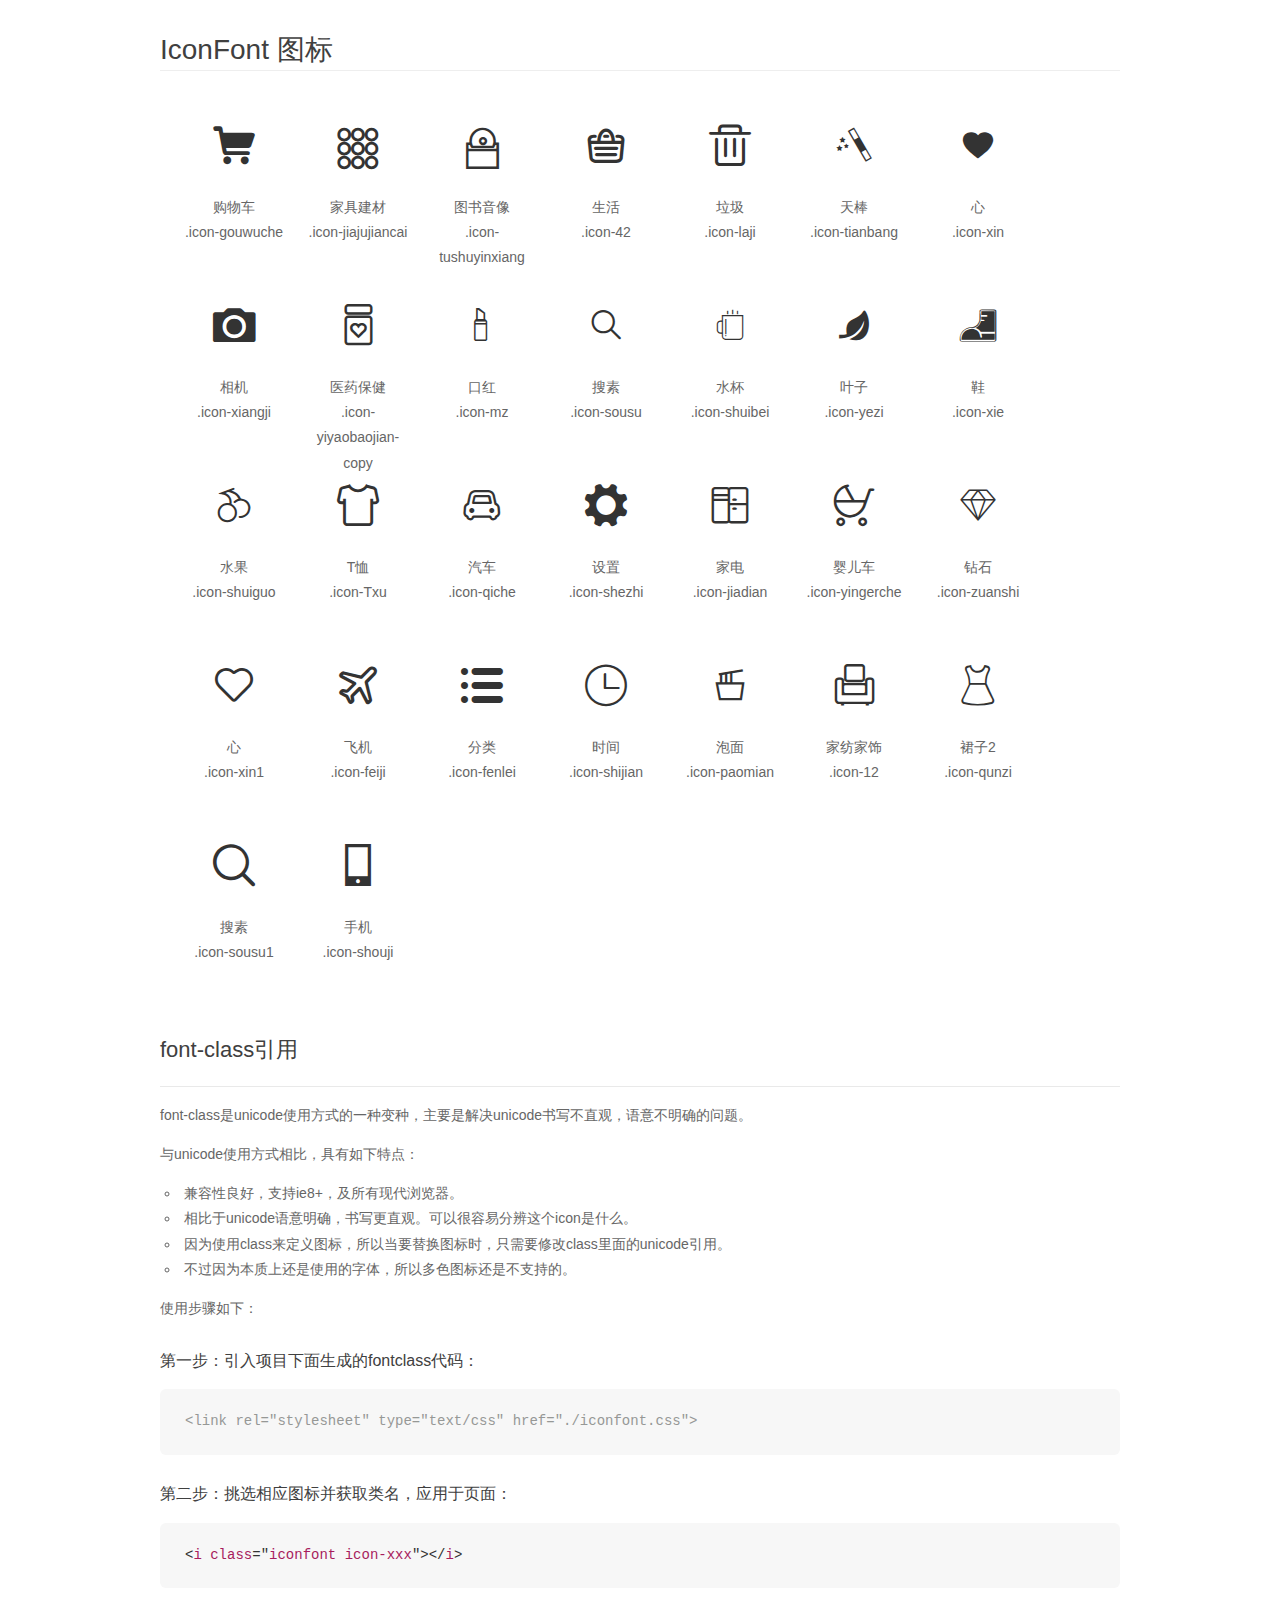
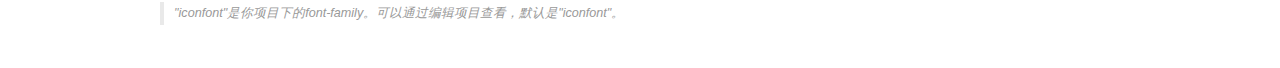
<file: font/demo_fontclass.html>
<!DOCTYPE html>
<html>
<head>
    <meta charset="utf-8"/>
    <title>IconFont</title>
    <link rel="stylesheet" href="demo.css">
    <link rel="stylesheet" href="iconfont.css">
</head>
<body>
    <div class="main markdown">
        <h1>IconFont 图标</h1>
        <ul class="icon_lists clear">
            
                <li>
                <i class="icon iconfont icon-gouwuche"></i>
                    <div class="name">购物车</div>
                    <div class="fontclass">.icon-gouwuche</div>
                </li>
            
                <li>
                <i class="icon iconfont icon-jiajujiancai"></i>
                    <div class="name">家具建材</div>
                    <div class="fontclass">.icon-jiajujiancai</div>
                </li>
            
                <li>
                <i class="icon iconfont icon-tushuyinxiang"></i>
                    <div class="name">图书音像</div>
                    <div class="fontclass">.icon-tushuyinxiang</div>
                </li>
            
                <li>
                <i class="icon iconfont icon-42"></i>
                    <div class="name">生活</div>
                    <div class="fontclass">.icon-42</div>
                </li>
            
                <li>
                <i class="icon iconfont icon-laji"></i>
                    <div class="name">垃圾</div>
                    <div class="fontclass">.icon-laji</div>
                </li>
            
                <li>
                <i class="icon iconfont icon-tianbang"></i>
                    <div class="name">天棒</div>
                    <div class="fontclass">.icon-tianbang</div>
                </li>
            
                <li>
                <i class="icon iconfont icon-xin"></i>
                    <div class="name">心</div>
                    <div class="fontclass">.icon-xin</div>
                </li>
            
                <li>
                <i class="icon iconfont icon-xiangji"></i>
                    <div class="name">相机</div>
                    <div class="fontclass">.icon-xiangji</div>
                </li>
            
                <li>
                <i class="icon iconfont icon-yiyaobaojian-copy"></i>
                    <div class="name">医药保健</div>
                    <div class="fontclass">.icon-yiyaobaojian-copy</div>
                </li>
            
                <li>
                <i class="icon iconfont icon-mz"></i>
                    <div class="name">口红</div>
                    <div class="fontclass">.icon-mz</div>
                </li>
            
                <li>
                <i class="icon iconfont icon-sousu"></i>
                    <div class="name">搜素</div>
                    <div class="fontclass">.icon-sousu</div>
                </li>
            
                <li>
                <i class="icon iconfont icon-shuibei"></i>
                    <div class="name">水杯</div>
                    <div class="fontclass">.icon-shuibei</div>
                </li>
            
                <li>
                <i class="icon iconfont icon-yezi"></i>
                    <div class="name">叶子</div>
                    <div class="fontclass">.icon-yezi</div>
                </li>
            
                <li>
                <i class="icon iconfont icon-xie"></i>
                    <div class="name">鞋</div>
                    <div class="fontclass">.icon-xie</div>
                </li>
            
                <li>
                <i class="icon iconfont icon-shuiguo"></i>
                    <div class="name">水果</div>
                    <div class="fontclass">.icon-shuiguo</div>
                </li>
            
                <li>
                <i class="icon iconfont icon-Txu"></i>
                    <div class="name">T恤</div>
                    <div class="fontclass">.icon-Txu</div>
                </li>
            
                <li>
                <i class="icon iconfont icon-qiche"></i>
                    <div class="name">汽车</div>
                    <div class="fontclass">.icon-qiche</div>
                </li>
            
                <li>
                <i class="icon iconfont icon-shezhi"></i>
                    <div class="name">设置</div>
                    <div class="fontclass">.icon-shezhi</div>
                </li>
            
                <li>
                <i class="icon iconfont icon-jiadian"></i>
                    <div class="name">家电</div>
                    <div class="fontclass">.icon-jiadian</div>
                </li>
            
                <li>
                <i class="icon iconfont icon-yingerche"></i>
                    <div class="name">婴儿车</div>
                    <div class="fontclass">.icon-yingerche</div>
                </li>
            
                <li>
                <i class="icon iconfont icon-zuanshi"></i>
                    <div class="name">钻石</div>
                    <div class="fontclass">.icon-zuanshi</div>
                </li>
            
                <li>
                <i class="icon iconfont icon-xin1"></i>
                    <div class="name">心</div>
                    <div class="fontclass">.icon-xin1</div>
                </li>
            
                <li>
                <i class="icon iconfont icon-feiji"></i>
                    <div class="name">飞机</div>
                    <div class="fontclass">.icon-feiji</div>
                </li>
            
                <li>
                <i class="icon iconfont icon-fenlei"></i>
                    <div class="name">分类</div>
                    <div class="fontclass">.icon-fenlei</div>
                </li>
            
                <li>
                <i class="icon iconfont icon-shijian"></i>
                    <div class="name">时间</div>
                    <div class="fontclass">.icon-shijian</div>
                </li>
            
                <li>
                <i class="icon iconfont icon-paomian"></i>
                    <div class="name">泡面</div>
                    <div class="fontclass">.icon-paomian</div>
                </li>
            
                <li>
                <i class="icon iconfont icon-12"></i>
                    <div class="name">家纺家饰</div>
                    <div class="fontclass">.icon-12</div>
                </li>
            
                <li>
                <i class="icon iconfont icon-qunzi"></i>
                    <div class="name">裙子2</div>
                    <div class="fontclass">.icon-qunzi</div>
                </li>
            
                <li>
                <i class="icon iconfont icon-sousu1"></i>
                    <div class="name">搜素</div>
                    <div class="fontclass">.icon-sousu1</div>
                </li>
            
                <li>
                <i class="icon iconfont icon-shouji"></i>
                    <div class="name">手机</div>
                    <div class="fontclass">.icon-shouji</div>
                </li>
            
        </ul>

        <h2 id="font-class-">font-class引用</h2>
        <hr>

        <p>font-class是unicode使用方式的一种变种，主要是解决unicode书写不直观，语意不明确的问题。</p>
        <p>与unicode使用方式相比，具有如下特点：</p>
        <ul>
        <li>兼容性良好，支持ie8+，及所有现代浏览器。</li>
        <li>相比于unicode语意明确，书写更直观。可以很容易分辨这个icon是什么。</li>
        <li>因为使用class来定义图标，所以当要替换图标时，只需要修改class里面的unicode引用。</li>
        <li>不过因为本质上还是使用的字体，所以多色图标还是不支持的。</li>
        </ul>
        <p>使用步骤如下：</p>
        <h3 id="-fontclass-">第一步：引入项目下面生成的fontclass代码：</h3>


        <pre><code class="lang-js hljs javascript"><span class="hljs-comment">&lt;link rel="stylesheet" type="text/css" href="./iconfont.css"&gt;</span></code></pre>
        <h3 id="-">第二步：挑选相应图标并获取类名，应用于页面：</h3>
        <pre><code class="lang-css hljs">&lt;<span class="hljs-selector-tag">i</span> <span class="hljs-selector-tag">class</span>="<span class="hljs-selector-tag">iconfont</span> <span class="hljs-selector-tag">icon-xxx</span>"&gt;&lt;/<span class="hljs-selector-tag">i</span>&gt;</code></pre>
        <blockquote>
        <p>"iconfont"是你项目下的font-family。可以通过编辑项目查看，默认是"iconfont"。</p>
        </blockquote>
    </div>
</body>
</html>
</file>
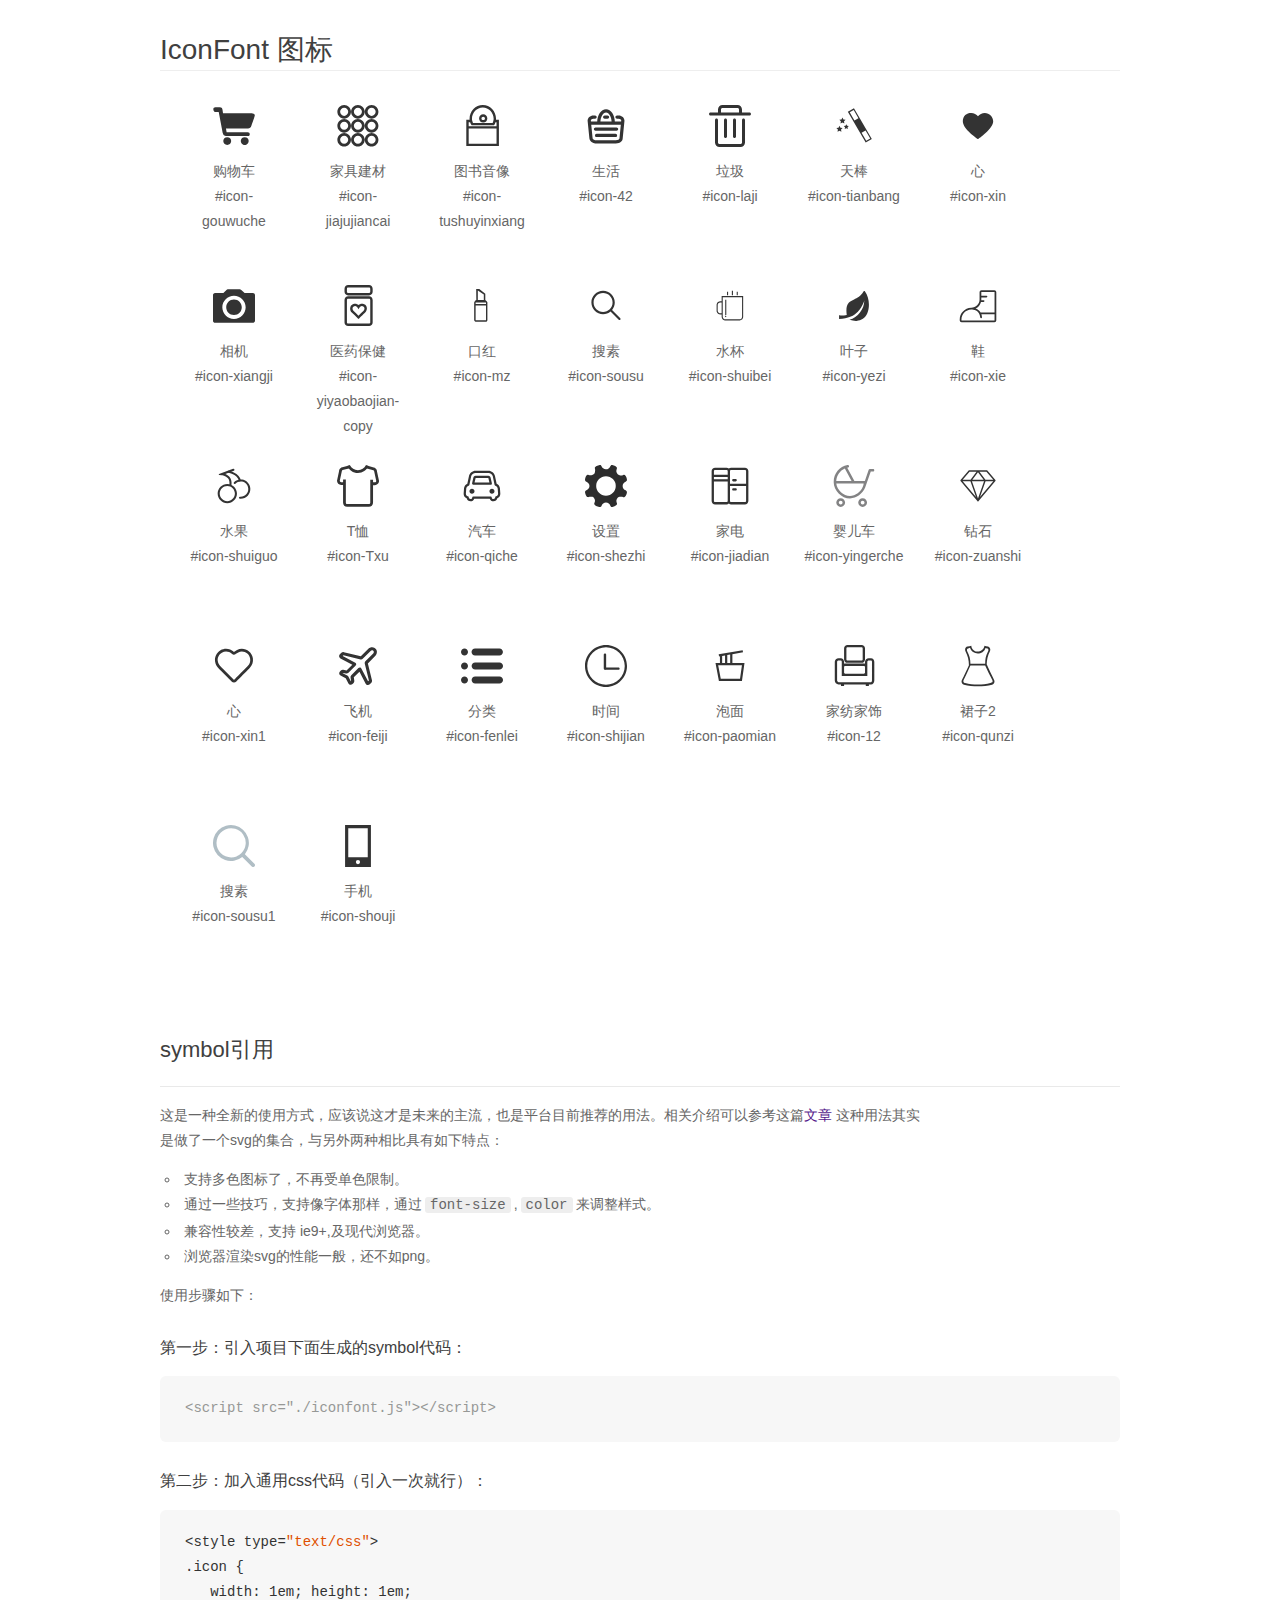
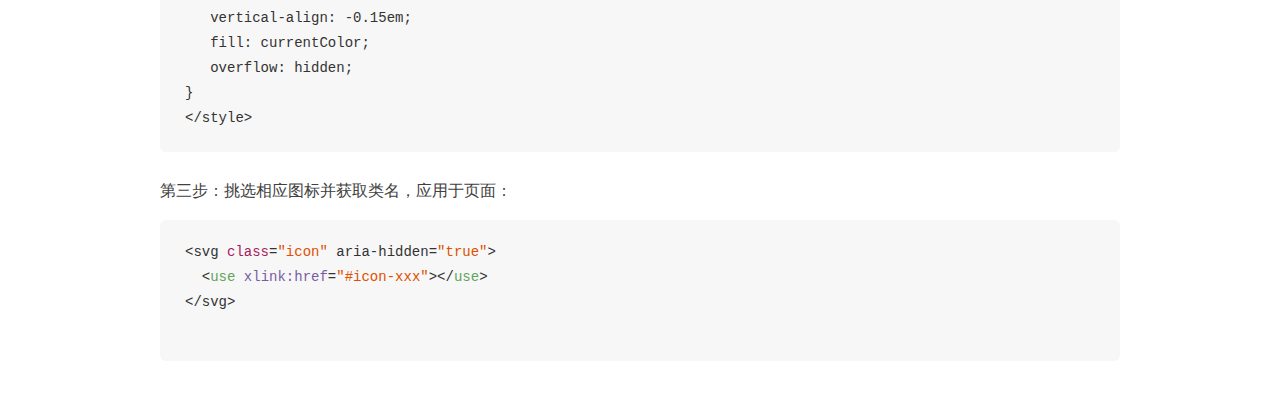
<file: font/demo_symbol.html>
<!DOCTYPE html>
<html>
<head>
    <meta charset="utf-8"/>
    <title>IconFont</title>
    <link rel="stylesheet" href="demo.css">
    <script src="iconfont.js"></script>

    <style type="text/css">
        .icon {
          /* 通过设置 font-size 来改变图标大小 */
          width: 1em; height: 1em;
          /* 图标和文字相邻时，垂直对齐 */
          vertical-align: -0.15em;
          /* 通过设置 color 来改变 SVG 的颜色/fill */
          fill: currentColor;
          /* path 和 stroke 溢出 viewBox 部分在 IE 下会显示
             normalize.css 中也包含这行 */
          overflow: hidden;
        }

    </style>
</head>
<body>
    <div class="main markdown">
        <h1>IconFont 图标</h1>
        <ul class="icon_lists clear">
            
                <li>
                    <svg class="icon" aria-hidden="true">
                        <use xlink:href="#icon-gouwuche"></use>
                    </svg>
                    <div class="name">购物车</div>
                    <div class="fontclass">#icon-gouwuche</div>
                </li>
            
                <li>
                    <svg class="icon" aria-hidden="true">
                        <use xlink:href="#icon-jiajujiancai"></use>
                    </svg>
                    <div class="name">家具建材</div>
                    <div class="fontclass">#icon-jiajujiancai</div>
                </li>
            
                <li>
                    <svg class="icon" aria-hidden="true">
                        <use xlink:href="#icon-tushuyinxiang"></use>
                    </svg>
                    <div class="name">图书音像</div>
                    <div class="fontclass">#icon-tushuyinxiang</div>
                </li>
            
                <li>
                    <svg class="icon" aria-hidden="true">
                        <use xlink:href="#icon-42"></use>
                    </svg>
                    <div class="name">生活</div>
                    <div class="fontclass">#icon-42</div>
                </li>
            
                <li>
                    <svg class="icon" aria-hidden="true">
                        <use xlink:href="#icon-laji"></use>
                    </svg>
                    <div class="name">垃圾</div>
                    <div class="fontclass">#icon-laji</div>
                </li>
            
                <li>
                    <svg class="icon" aria-hidden="true">
                        <use xlink:href="#icon-tianbang"></use>
                    </svg>
                    <div class="name">天棒</div>
                    <div class="fontclass">#icon-tianbang</div>
                </li>
            
                <li>
                    <svg class="icon" aria-hidden="true">
                        <use xlink:href="#icon-xin"></use>
                    </svg>
                    <div class="name">心</div>
                    <div class="fontclass">#icon-xin</div>
                </li>
            
                <li>
                    <svg class="icon" aria-hidden="true">
                        <use xlink:href="#icon-xiangji"></use>
                    </svg>
                    <div class="name">相机</div>
                    <div class="fontclass">#icon-xiangji</div>
                </li>
            
                <li>
                    <svg class="icon" aria-hidden="true">
                        <use xlink:href="#icon-yiyaobaojian-copy"></use>
                    </svg>
                    <div class="name">医药保健</div>
                    <div class="fontclass">#icon-yiyaobaojian-copy</div>
                </li>
            
                <li>
                    <svg class="icon" aria-hidden="true">
                        <use xlink:href="#icon-mz"></use>
                    </svg>
                    <div class="name">口红</div>
                    <div class="fontclass">#icon-mz</div>
                </li>
            
                <li>
                    <svg class="icon" aria-hidden="true">
                        <use xlink:href="#icon-sousu"></use>
                    </svg>
                    <div class="name">搜素</div>
                    <div class="fontclass">#icon-sousu</div>
                </li>
            
                <li>
                    <svg class="icon" aria-hidden="true">
                        <use xlink:href="#icon-shuibei"></use>
                    </svg>
                    <div class="name">水杯</div>
                    <div class="fontclass">#icon-shuibei</div>
                </li>
            
                <li>
                    <svg class="icon" aria-hidden="true">
                        <use xlink:href="#icon-yezi"></use>
                    </svg>
                    <div class="name">叶子</div>
                    <div class="fontclass">#icon-yezi</div>
                </li>
            
                <li>
                    <svg class="icon" aria-hidden="true">
                        <use xlink:href="#icon-xie"></use>
                    </svg>
                    <div class="name">鞋</div>
                    <div class="fontclass">#icon-xie</div>
                </li>
            
                <li>
                    <svg class="icon" aria-hidden="true">
                        <use xlink:href="#icon-shuiguo"></use>
                    </svg>
                    <div class="name">水果</div>
                    <div class="fontclass">#icon-shuiguo</div>
                </li>
            
                <li>
                    <svg class="icon" aria-hidden="true">
                        <use xlink:href="#icon-Txu"></use>
                    </svg>
                    <div class="name">T恤</div>
                    <div class="fontclass">#icon-Txu</div>
                </li>
            
                <li>
                    <svg class="icon" aria-hidden="true">
                        <use xlink:href="#icon-qiche"></use>
                    </svg>
                    <div class="name">汽车</div>
                    <div class="fontclass">#icon-qiche</div>
                </li>
            
                <li>
                    <svg class="icon" aria-hidden="true">
                        <use xlink:href="#icon-shezhi"></use>
                    </svg>
                    <div class="name">设置</div>
                    <div class="fontclass">#icon-shezhi</div>
                </li>
            
                <li>
                    <svg class="icon" aria-hidden="true">
                        <use xlink:href="#icon-jiadian"></use>
                    </svg>
                    <div class="name">家电</div>
                    <div class="fontclass">#icon-jiadian</div>
                </li>
            
                <li>
                    <svg class="icon" aria-hidden="true">
                        <use xlink:href="#icon-yingerche"></use>
                    </svg>
                    <div class="name">婴儿车</div>
                    <div class="fontclass">#icon-yingerche</div>
                </li>
            
                <li>
                    <svg class="icon" aria-hidden="true">
                        <use xlink:href="#icon-zuanshi"></use>
                    </svg>
                    <div class="name">钻石</div>
                    <div class="fontclass">#icon-zuanshi</div>
                </li>
            
                <li>
                    <svg class="icon" aria-hidden="true">
                        <use xlink:href="#icon-xin1"></use>
                    </svg>
                    <div class="name">心</div>
                    <div class="fontclass">#icon-xin1</div>
                </li>
            
                <li>
                    <svg class="icon" aria-hidden="true">
                        <use xlink:href="#icon-feiji"></use>
                    </svg>
                    <div class="name">飞机</div>
                    <div class="fontclass">#icon-feiji</div>
                </li>
            
                <li>
                    <svg class="icon" aria-hidden="true">
                        <use xlink:href="#icon-fenlei"></use>
                    </svg>
                    <div class="name">分类</div>
                    <div class="fontclass">#icon-fenlei</div>
                </li>
            
                <li>
                    <svg class="icon" aria-hidden="true">
                        <use xlink:href="#icon-shijian"></use>
                    </svg>
                    <div class="name">时间</div>
                    <div class="fontclass">#icon-shijian</div>
                </li>
            
                <li>
                    <svg class="icon" aria-hidden="true">
                        <use xlink:href="#icon-paomian"></use>
                    </svg>
                    <div class="name">泡面</div>
                    <div class="fontclass">#icon-paomian</div>
                </li>
            
                <li>
                    <svg class="icon" aria-hidden="true">
                        <use xlink:href="#icon-12"></use>
                    </svg>
                    <div class="name">家纺家饰</div>
                    <div class="fontclass">#icon-12</div>
                </li>
            
                <li>
                    <svg class="icon" aria-hidden="true">
                        <use xlink:href="#icon-qunzi"></use>
                    </svg>
                    <div class="name">裙子2</div>
                    <div class="fontclass">#icon-qunzi</div>
                </li>
            
                <li>
                    <svg class="icon" aria-hidden="true">
                        <use xlink:href="#icon-sousu1"></use>
                    </svg>
                    <div class="name">搜素</div>
                    <div class="fontclass">#icon-sousu1</div>
                </li>
            
                <li>
                    <svg class="icon" aria-hidden="true">
                        <use xlink:href="#icon-shouji"></use>
                    </svg>
                    <div class="name">手机</div>
                    <div class="fontclass">#icon-shouji</div>
                </li>
            
        </ul>


        <h2 id="symbol-">symbol引用</h2>
        <hr>

        <p>这是一种全新的使用方式，应该说这才是未来的主流，也是平台目前推荐的用法。相关介绍可以参考这篇<a href="">文章</a>
        这种用法其实是做了一个svg的集合，与另外两种相比具有如下特点：</p>
        <ul>
          <li>支持多色图标了，不再受单色限制。</li>
          <li>通过一些技巧，支持像字体那样，通过<code>font-size</code>,<code>color</code>来调整样式。</li>
          <li>兼容性较差，支持 ie9+,及现代浏览器。</li>
          <li>浏览器渲染svg的性能一般，还不如png。</li>
        </ul>
        <p>使用步骤如下：</p>
        <h3 id="-symbol-">第一步：引入项目下面生成的symbol代码：</h3>
        <pre><code class="lang-js hljs javascript"><span class="hljs-comment">&lt;script src="./iconfont.js"&gt;&lt;/script&gt;</span></code></pre>
        <h3 id="-css-">第二步：加入通用css代码（引入一次就行）：</h3>
        <pre><code class="lang-js hljs javascript">&lt;style type=<span class="hljs-string">"text/css"</span>&gt;
.icon {
   width: <span class="hljs-number">1</span>em; height: <span class="hljs-number">1</span>em;
   vertical-align: <span class="hljs-number">-0.15</span>em;
   fill: currentColor;
   overflow: hidden;
}
&lt;<span class="hljs-regexp">/style&gt;</span></code></pre>
        <h3 id="-">第三步：挑选相应图标并获取类名，应用于页面：</h3>
        <pre><code class="lang-js hljs javascript">&lt;svg <span class="hljs-class"><span class="hljs-keyword">class</span></span>=<span class="hljs-string">"icon"</span> aria-hidden=<span class="hljs-string">"true"</span>&gt;<span class="xml"><span class="hljs-tag">
  &lt;<span class="hljs-name">use</span> <span class="hljs-attr">xlink:href</span>=<span class="hljs-string">"#icon-xxx"</span>&gt;</span><span class="hljs-tag">&lt;/<span class="hljs-name">use</span>&gt;</span>
</span>&lt;<span class="hljs-regexp">/svg&gt;
        </span></code></pre>
    </div>
</body>
</html>
</file>
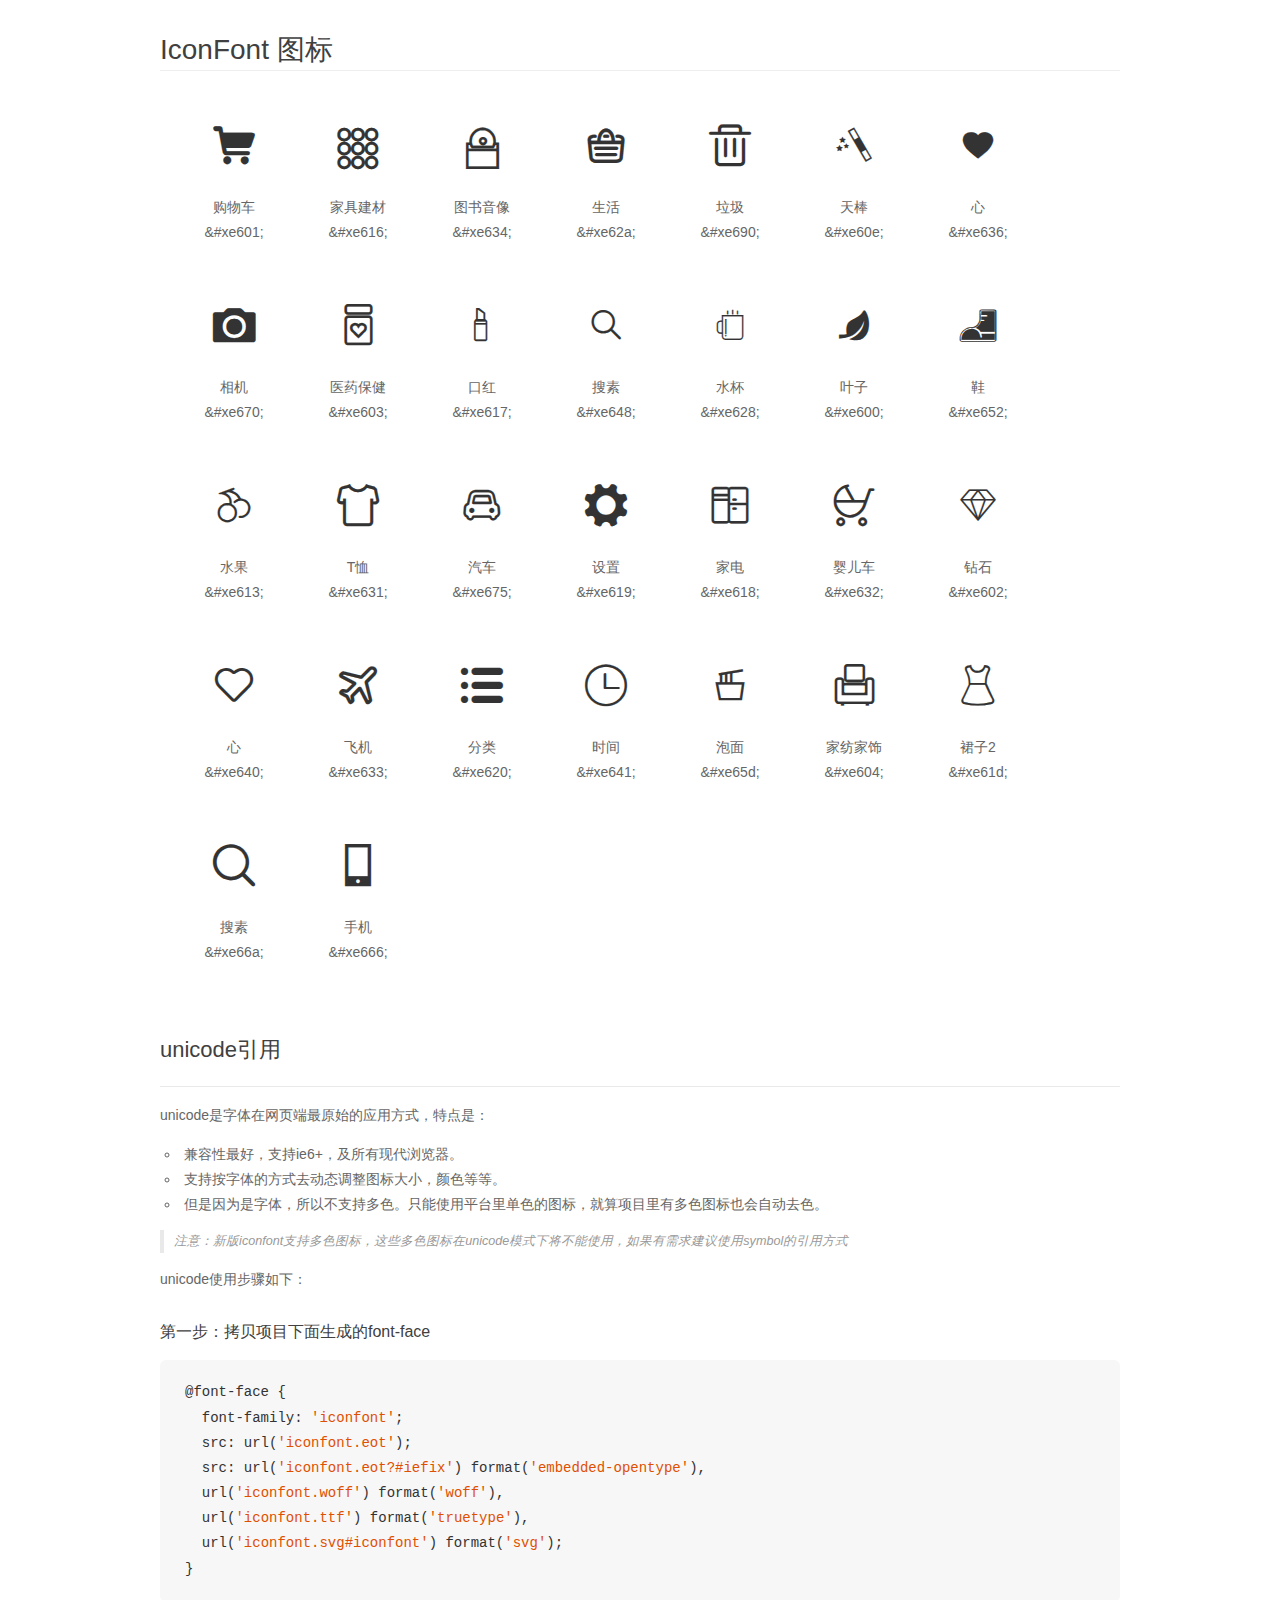
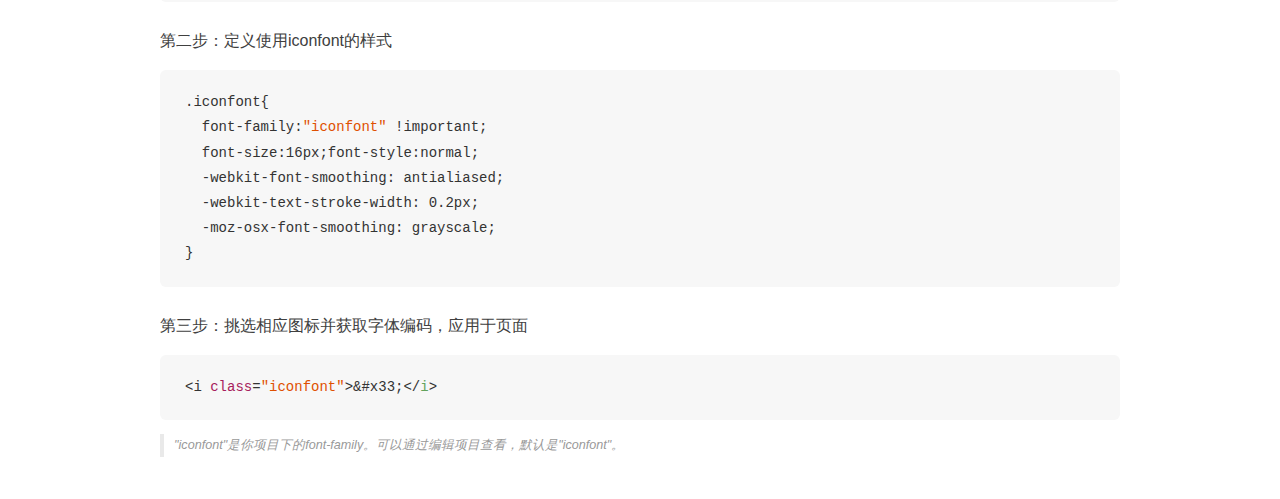
<file: font/demo_unicode.html>
<!DOCTYPE html>
<html>
<head>
    <meta charset="utf-8"/>
    <title>IconFont</title>
    <link rel="stylesheet" href="demo.css">

    <style type="text/css">

        @font-face {font-family: "iconfont";
          src: url('iconfont.eot'); /* IE9*/
          src: url('iconfont.eot#iefix') format('embedded-opentype'), /* IE6-IE8 */
          url('iconfont.woff') format('woff'), /* chrome, firefox */
          url('iconfont.ttf') format('truetype'), /* chrome, firefox, opera, Safari, Android, iOS 4.2+*/
          url('iconfont.svg#iconfont') format('svg'); /* iOS 4.1- */
        }

        .iconfont {
          font-family:"iconfont" !important;
          font-size:16px;
          font-style:normal;
          -webkit-font-smoothing: antialiased;
          -webkit-text-stroke-width: 0.2px;
          -moz-osx-font-smoothing: grayscale;
        }

    </style>
</head>
<body>
    <div class="main markdown">
        <h1>IconFont 图标</h1>
        <ul class="icon_lists clear">
            
                <li>
                <i class="icon iconfont">&#xe601;</i>
                    <div class="name">购物车</div>
                    <div class="code">&amp;#xe601;</div>
                </li>
            
                <li>
                <i class="icon iconfont">&#xe616;</i>
                    <div class="name">家具建材</div>
                    <div class="code">&amp;#xe616;</div>
                </li>
            
                <li>
                <i class="icon iconfont">&#xe634;</i>
                    <div class="name">图书音像</div>
                    <div class="code">&amp;#xe634;</div>
                </li>
            
                <li>
                <i class="icon iconfont">&#xe62a;</i>
                    <div class="name">生活</div>
                    <div class="code">&amp;#xe62a;</div>
                </li>
            
                <li>
                <i class="icon iconfont">&#xe690;</i>
                    <div class="name">垃圾</div>
                    <div class="code">&amp;#xe690;</div>
                </li>
            
                <li>
                <i class="icon iconfont">&#xe60e;</i>
                    <div class="name">天棒</div>
                    <div class="code">&amp;#xe60e;</div>
                </li>
            
                <li>
                <i class="icon iconfont">&#xe636;</i>
                    <div class="name">心</div>
                    <div class="code">&amp;#xe636;</div>
                </li>
            
                <li>
                <i class="icon iconfont">&#xe670;</i>
                    <div class="name">相机</div>
                    <div class="code">&amp;#xe670;</div>
                </li>
            
                <li>
                <i class="icon iconfont">&#xe603;</i>
                    <div class="name">医药保健</div>
                    <div class="code">&amp;#xe603;</div>
                </li>
            
                <li>
                <i class="icon iconfont">&#xe617;</i>
                    <div class="name">口红</div>
                    <div class="code">&amp;#xe617;</div>
                </li>
            
                <li>
                <i class="icon iconfont">&#xe648;</i>
                    <div class="name">搜素</div>
                    <div class="code">&amp;#xe648;</div>
                </li>
            
                <li>
                <i class="icon iconfont">&#xe628;</i>
                    <div class="name">水杯</div>
                    <div class="code">&amp;#xe628;</div>
                </li>
            
                <li>
                <i class="icon iconfont">&#xe600;</i>
                    <div class="name">叶子</div>
                    <div class="code">&amp;#xe600;</div>
                </li>
            
                <li>
                <i class="icon iconfont">&#xe652;</i>
                    <div class="name">鞋</div>
                    <div class="code">&amp;#xe652;</div>
                </li>
            
                <li>
                <i class="icon iconfont">&#xe613;</i>
                    <div class="name">水果</div>
                    <div class="code">&amp;#xe613;</div>
                </li>
            
                <li>
                <i class="icon iconfont">&#xe631;</i>
                    <div class="name">T恤</div>
                    <div class="code">&amp;#xe631;</div>
                </li>
            
                <li>
                <i class="icon iconfont">&#xe675;</i>
                    <div class="name">汽车</div>
                    <div class="code">&amp;#xe675;</div>
                </li>
            
                <li>
                <i class="icon iconfont">&#xe619;</i>
                    <div class="name">设置</div>
                    <div class="code">&amp;#xe619;</div>
                </li>
            
                <li>
                <i class="icon iconfont">&#xe618;</i>
                    <div class="name">家电</div>
                    <div class="code">&amp;#xe618;</div>
                </li>
            
                <li>
                <i class="icon iconfont">&#xe632;</i>
                    <div class="name">婴儿车</div>
                    <div class="code">&amp;#xe632;</div>
                </li>
            
                <li>
                <i class="icon iconfont">&#xe602;</i>
                    <div class="name">钻石</div>
                    <div class="code">&amp;#xe602;</div>
                </li>
            
                <li>
                <i class="icon iconfont">&#xe640;</i>
                    <div class="name">心</div>
                    <div class="code">&amp;#xe640;</div>
                </li>
            
                <li>
                <i class="icon iconfont">&#xe633;</i>
                    <div class="name">飞机</div>
                    <div class="code">&amp;#xe633;</div>
                </li>
            
                <li>
                <i class="icon iconfont">&#xe620;</i>
                    <div class="name">分类</div>
                    <div class="code">&amp;#xe620;</div>
                </li>
            
                <li>
                <i class="icon iconfont">&#xe641;</i>
                    <div class="name">时间</div>
                    <div class="code">&amp;#xe641;</div>
                </li>
            
                <li>
                <i class="icon iconfont">&#xe65d;</i>
                    <div class="name">泡面</div>
                    <div class="code">&amp;#xe65d;</div>
                </li>
            
                <li>
                <i class="icon iconfont">&#xe604;</i>
                    <div class="name">家纺家饰</div>
                    <div class="code">&amp;#xe604;</div>
                </li>
            
                <li>
                <i class="icon iconfont">&#xe61d;</i>
                    <div class="name">裙子2</div>
                    <div class="code">&amp;#xe61d;</div>
                </li>
            
                <li>
                <i class="icon iconfont">&#xe66a;</i>
                    <div class="name">搜素</div>
                    <div class="code">&amp;#xe66a;</div>
                </li>
            
                <li>
                <i class="icon iconfont">&#xe666;</i>
                    <div class="name">手机</div>
                    <div class="code">&amp;#xe666;</div>
                </li>
            
        </ul>
        <h2 id="unicode-">unicode引用</h2>
        <hr>

        <p>unicode是字体在网页端最原始的应用方式，特点是：</p>
        <ul>
        <li>兼容性最好，支持ie6+，及所有现代浏览器。</li>
        <li>支持按字体的方式去动态调整图标大小，颜色等等。</li>
        <li>但是因为是字体，所以不支持多色。只能使用平台里单色的图标，就算项目里有多色图标也会自动去色。</li>
        </ul>
        <blockquote>
        <p>注意：新版iconfont支持多色图标，这些多色图标在unicode模式下将不能使用，如果有需求建议使用symbol的引用方式</p>
        </blockquote>
        <p>unicode使用步骤如下：</p>
        <h3 id="-font-face">第一步：拷贝项目下面生成的font-face</h3>
        <pre><code class="lang-js hljs javascript">@font-face {
  font-family: <span class="hljs-string">'iconfont'</span>;
  src: url(<span class="hljs-string">'iconfont.eot'</span>);
  src: url(<span class="hljs-string">'iconfont.eot?#iefix'</span>) format(<span class="hljs-string">'embedded-opentype'</span>),
  url(<span class="hljs-string">'iconfont.woff'</span>) format(<span class="hljs-string">'woff'</span>),
  url(<span class="hljs-string">'iconfont.ttf'</span>) format(<span class="hljs-string">'truetype'</span>),
  url(<span class="hljs-string">'iconfont.svg#iconfont'</span>) format(<span class="hljs-string">'svg'</span>);
}
</code></pre>
        <h3 id="-iconfont-">第二步：定义使用iconfont的样式</h3>
        <pre><code class="lang-js hljs javascript">.iconfont{
  font-family:<span class="hljs-string">"iconfont"</span> !important;
  font-size:<span class="hljs-number">16</span>px;font-style:normal;
  -webkit-font-smoothing: antialiased;
  -webkit-text-stroke-width: <span class="hljs-number">0.2</span>px;
  -moz-osx-font-smoothing: grayscale;
}
</code></pre>
        <h3 id="-">第三步：挑选相应图标并获取字体编码，应用于页面</h3>
        <pre><code class="lang-js hljs javascript">&lt;i <span class="hljs-class"><span class="hljs-keyword">class</span></span>=<span class="hljs-string">"iconfont"</span>&gt;&amp;#x33;<span class="xml"><span class="hljs-tag">&lt;/<span class="hljs-name">i</span>&gt;</span></span></code></pre>

        <blockquote>
        <p>"iconfont"是你项目下的font-family。可以通过编辑项目查看，默认是"iconfont"。</p>
        </blockquote>
    </div>


</body>
</html>
</file>
<file: css/base.css>
*{
	margin: 0px;
	padding: 0px;
	box-sizing: border-box;
	list-style: none;/* 列表标签的默认样式 */
	text-decoration: none;/* 清楚下划线 */
}
img{
	width: 100%;
	height: 100%;
}
</file>
<file: css/tm.css>
header{
	width: 100%;
	height: 33px;
	background: #f2f2f2;
	border-bottom: 1px solid #e5e5e5;
}
.headermain{
	width: 1230px;
	margin: 0 auto;
	font-size: 12px;
	font-family: "微软雅黑";
	color: #999;
	line-height: 32px;
}
.toubuzuo{
	height: 32px;
	float: left;
	overflow: hidden;
}
.toubu1{
	float: left;
	margin-right: 20px;
}
.toubu1 a:hover{
	color: #ff0036;
}
.toubuyou{
	float: right;
	display: flex;
}
.toubu2{
	float: left;
	padding:0 10px;
	position: relative;
}
.toubu2 a,.toubu1 a{
	color: #999;
}
.toubu2 a:hover{
	color: #ff0036;
}
.icon-1{
	color: #ff0036;
	float: left;
}
.toubut:hover{
	background: #fff;
	height: 33px;
}
.toubutan{
	width: 97px;
	border:1px solid #eee;
	border-top: 0;
	padding:8px 10px;
	position: absolute;
	left: -1px;
	top:33px;
	background: #fff;
	font-size:12px;
	line-height: 40px;
	text-align: center;
	display: none;
}
.toubutan2{
	position: absolute;
	top:33px;
	right: -1px;
	background: #fff;
	border:1px solid #eee;
	border-top: 0;
	padding:6px 8px;
	font-size:12px;
	line-height: 26px;
	width: 140px;
	display: none;
}
.toubutan2 a{
	margin-right: 10px;
}

.toubutan3{
	position: absolute;
	top:33px;
	right: -1px;
	background: #fff;
	padding:25px 0;
	border:1px solid #eee;
	border-top: 0;
	font-size:12px;
	line-height: 26px;
	width: 1200px;
	height: 250px;
	z-index: 120;
	display: none;
}
.toubutan3 a{
	margin-right: 10px;
}
.toubutan a{
	color: #333;
}
.toubutan3-1{
	width: 305px;
	height: 200px;
	padding-left:30px;
	border-right:1px solid #eee;
	float: left;
}
.toubutan3-1 h2{
	color: #f56a00;
}
.toubutan3 li{
	width: 80px;
	padding:5px 0;
	float: left;
}
.toubutan3-2{
	width: 405px;
	height: 200px;
	padding-left:30px;
	border-right:1px solid #eee;
	float: left;
}
.toubutan3-2 h2{
	color: #2263d4;
}
.toubutan3-3{
	width: 300px;
	height: 200px;
	padding-left:30px;
	border-right:1px solid #eee;
	float: left;
}
.toubutan3-3 h2{
	color: #000;
}
.toubutan3-4{
	width: 185px;
	height: 200px;
	padding-left:30px;
	float: left;
}
.toubutan3-3 h2{
	color: #666;
}
.shoujiban{
	position: absolute;
	left: -40px;
	top:28px;
	width: 175px;
	height: 175px;
	background: #fff;
	z-index: 100;
	display: none;
}
.shoujibansanj{
	position: absolute;
	top:-20px;
	left: 78px;
	color: #fff;
	font-size: 20px;
}
.xian{
	display: block;
}
nav{
	width: 100%;
	height: 130px;
}
.navmain{
	width: 1230px;
	height: 130px;
	margin: 0 auto;
}
.navmain2{
	width: 625px;
	height: 100px;
	margin: 0 auto;
	padding-top: 38px;
}
.navmain21{
	width: 625px;
	height: 40px;
}
.navmain211{
	width: 495px;
	height: 40px;
	float: left;
	border: 2px solid #ff0036;
	padding: 5px;
	line-height: 40px;
}
.navmain212{
	width: 130px;
	height: 40px;
	border: 0;
	float: left;
	background: #ff0036;
	font-size: 18px;
	color: #fff;
	text-align: center;
	line-height: 40px;
}
.navmain22{
	margin-top: 5px;
	height: 22px;
	overflow: hidden;
	font-size: 14px;
	line-height: 22px;
}
.navmain221{
	padding: 0 8px;
	border-right: 1px solid #ccc;
	float: left;
	color: #ff0036;
}
.navmain222{
	padding-left: 0;
}
.navmain223{
	color: #ccc;
}
.navmain221 a{
	color: #ff0036;
}
.navmain223 a{
	color: #ccc;
}
.navmain224{
	border-right: 0;
}
.daohang{
	width: 100%;
	height: 36px;
	background: #ff0036;
}
.daohang1{
	width: 1226px;
	height: 36px;
	margin: 0 auto;
	font-size: 16px;
	line-height: 36px;
}
.daohang11{
	width: 200px;
	height: 36px;
	float: left;
	background: #e22127;
	position: relative;
	left: 0px;
	top: 0px;
}
.navmain111{
	margin-left: 14px;
	float: left;
	color: #fff;
}
.navmain112{
	float: left;
	margin-left: 8px;
	color:#fff;
	font-weight: bold;
}
.navmain1{
	width: 240px;
	height: 130px;
	position: absolute;
	bottom:36px;
	left: -20px;
}
.daohang12{
	margin:auto;
	float: left;
}
.daohang121{
	width: 90px;
	height: 36px;
	margin: 0 15px;
	float: left;
	position: relative;
}
.aohang122{
	float: left;
	height: 36px;
	margin: 0 15px;
	color:#fff;
	font-weight: bold;
	position: relative;
}
.aohang122 a{
	color: #fff;
}
.daohang12xuan{
	width: 40px;
	height: 15px;
	position: absolute;
	left: 0;
	right: 0;
	margin:auto;
	top:0;
	opacity: 0;
	transition: all 0.5s ;
}
.aohang122:hover .daohang12xuan{
	top:-20px;
	opacity: 1;
}
.banner{
	width: 100%;
	height: 500px;
	position: relative;
	overflow: hidden；
}
.bannderbg{
	width: 100%;
	height: 100%;
	position: absolute;
	top:0;
	left:0;
	overflow: hidden;
}
.bannerbg li{
	width: 100%;
	height: 100%;
	position: absolute;
	top:0;
	left:0;
	opacity: 0;
	transition: all 0.5s linear;
	overflow: hidden;
}
.bannerbg li.bannerbgxian{
	opacity: 1;
}

.bannerbg li:nth-child(1){
	 background: #e8e8e8;
	 color: #e8e8e8;

 }
.bannerbg li:nth-child(2){
	background: #e8e8e8;
}
.bannerbg li:nth-child(3){
	 background: #FADA5F;
	 color: #FADA5F;
}
.bannerbg li:nth-child(4){
	  background: #F3E3D6;
	  color: #F3E3D6;
}
.bannerbg li:nth-child(5){
	   background: #930BF5;
	   color: #930BF5;
}
.bannerbg li:nth-child(6) {
	background: #2247D3;
	color: #2247D3;
}
.banner1{
	width: 1226px;
	height: 500px;
	margin: 0 auto;
	position: relative;
	top:0;
	left: 0;
	overflow: hidden;
}
.banner11{
	width: 1226px;
	height: 500px;
	position: absolute;
	left: 0;
	right: 0;
	margin: auto;
}
.banner11 ul{
	position: relative;
	width: 100%;
	height: 100%;
}
.banner11 ul li{
	width: 100%;
	height: 100%;
	position: absolute;
	top:0;
	left: 0;
	opacity: 0;
	transition: all 0.5s linear;
}
.banner11 ul li.bannerxian{
	opacity: 1;

}

.banner12{
	width: 200px;
	height: 500px;
	background: rgba(255, 255,255, 0.4);
	position: absolute;
	left: 0;
	top: 0;
}
.banner121{
	width: 200px;
	height: 31.25px;
	padding-left: 14px;
	line-height: 31.25px;
	font-size: 14px;
	color: #000;
}
.banner121xian{
	background: #fff;
	color: #e22127;
}
.banner1211{
	margin-right: 4px;
	color: #000;
}
.banner121:hover{
	cursor: pointer;
	background: #fff;
	color: #e22127;
}	
.lunbo{
	width: 180px;
	height: 30px;
	position: absolute;
	left: 0;
	right: 0;
	margin: 0 auto;
	bottom: 27px;
	float: left;
	opacity: 0.5
}
.lunbodian{
	width: 20px;
	height: 20px;
	border: 2px solid #999;
	border-radius:50%;
	background: #999;
	float: left;
	margin: 0 5px;
}
.lunbodian1{
	background: #ffffff;
}
.liebiao2{
	position: absolute;
	bottom:0;
	left:200px;
}
.liebiao2-1{
	position: relative;
}
.liebiao2 ul{
	position: absolute;
	top:0;
	left: 0;
	width: 852px;
	height: 500px;
	background: #fff;
	overflow: hidden;
	display: none;
}
.liebiao2 .liebiao2ulxian{
	display: block;
}
.liebiao211{
	width: 583px;
	height: 462px;
	margin:19px 30px;
	float: left;
	font-size: 14px;
	line-height: 22px;
}
.liebiao211 li{
	width: 100%;
}
.liebiao211-1{
	width: 60px;
	float: left;
}
.liebiao211-2{
	width: 20px;
	float: left;
}
.liebiao211-3{
	 width: 465px;
	 float: left;
	color: #333;
	padding-bottom: 10px;
	border-bottom:1px dashed #333;
	margin-bottom: 10px;

 }
.liebiao211-3 div:hover{
	color: #e22127;
}

.liebiao211-3 div{
	margin-left: 13px;
	float: left;
}
.liebiao212{
	background: #fafafa;
	width: 209px;
	height: 500px;
	float: left;
	padding:10px;
}
.liebiao2121{
	width: 90px;
	height: 47px;
	margin: 0 1px 1px 0;
	padding:5px 10px;
	background: #fff;
	float: left;
}
main{
	background: #f2f2f2;
	width: 100%;
	overflow: hidden;
}
.main1{
	width: 1230px;
	margin: 0 auto;
	margin-top: 30px;
	overflow: hidden;
}
.main11{
	width: 1230px;
	height: 170px;
}
.main111{
	width: 246px;
	height: 170px;
	float: left;
}
.main112{
	width: 490px;
}
.main12{
	margin-top: 60px;
	width: 1230px;
	height: 436px;
}
.main121{
	background: #050505;
	width: 488px;
	height: 436px;
	float: left;
}
.main1211{
	width: 488px;
	height: 275px;
	position: relative;
}
.main1212{
	width: 488px;
	height: 90px;
	margin-top: 9px;
	overflow: hidden;
	position: relative;
}
.main1212ul{
	width: 200%;
	position: absolute;
	top:0;
	left: 0;
}
.main1212 ul{
	width: 50%;
	float: left;
}
.main12121{
	width: 160px;
	height: 90px;
	float: left;
}
.main12122{
	margin: 0 4px;
}
.jianleft{
	width: 20px;
	height: 100%;
	position: absolute;
	top: 0;
	left: 0;
	background: rgba(255,255,255,0.6);
	font-size: 20px;
	line-height: 90px;
	text-align: center;
	display: none;
}
.jianright{
	width: 20px;
	height: 100%;
	position: absolute;
	top: 0;
	right: 0;
	background: rgba(255,255,255,0.6);
	font-size: 20px;
	line-height: 90px;
	text-align: center;
	display: none;
}
.jianxian{
	display: block;
}
.main1213{
	width: 390px;
	height: 40px;
	margin: 10px 20px;
	font-size: 14px;
	color: #fff;
	line-height: 40px;
	display: flex;
}
.main12131{
	width: 81px;
	height: 31px;
	margin: 4px 9px 0 0;
}
.bofang{
	width: 70px;
	height: 58px;
	position: absolute;
	left: 0;
	right: 0;
	margin: auto;
	top: 100px;
}
.main1211:hover .bofang {
	width: 90px;
	height: 76px;
	position: absolute;
	left: 0;
	right: 0;
	margin: auto;
	top: 90px;
}
.main122{
	height: 436px;
	width: 732px;
	padding: 0 3px;
	float: left;
	margin-left:10px; 
	background: url('../img/zhitiX-740-440.jpg');
	background-size: 100%;
	display: flex;
	flex-wrap: wrap;
}
.main122 li{
	width: 121px;
	height: 109px;
	border: 1px solid #f2f2f2;
	background: rgba(0, 0, 0, 0.8);
	opacity: 0;

}
.main122 li:hover{
	opacity: 1;
}
.main122-1{
	padding: 10px 10px 0;
	text-align: right;
	color: #f2f2f2;
}
.main122-2{
	width: 100%;
	padding: 10px;
	text-align: center;
	color: #fff;
}
.main122-3{
	margin: 0 auto;
	padding:0 15px
}
.main122-3-1{
	margin:auto;
	width: 80px;
	height: 20px;
	background: #ff0036;
	color: #fff;
	border-radius: 10px;
	text-align: center;
	line-height: 20px;
	border: 0;
}
.main2{
	width: 1230px;
	height: 477px;
	margin: 0 auto;
	margin-top: 30px;
	display: flex;
	justify-content: space-between;
}
.main21{
	width: 238px;
	height: 477px;
	float: left;
	background: #fff;
}
.main211{
	width: 238px;
	height: 36px;
	background: #e22127;
	font-size: 18px;
	color: #fff;
	text-align: center;
	line-height: 36px;
}
.main212{
	width: 238px;
	height: 201px;
}
.main2121{
	margin-top: 19px;
	width: 238px;
	overflow: hidden;
	font-size: 22px;
	color: #000;
	text-align: center;
}
.main2122{
	width: 238px;
	overflow: hidden;
	margin-top: 5px;
	font-size: 14px;
	text-align: center;
	color: #888;
}
.main2123{
	width: 140px;
	height: 140px;
	margin: 0 auto;
	margin-top: 9px;
	background: #f2f2f2;
	border-radius: 50%;
	display: flex;
	justify-content: center;
	align-items: center;
}
.main213{
	width: 200px;
	height: 1px;
	background: #999;
	margin: 0 auto;
}
.main2123 img{
	width: 90%;
	height: 90%;
	transition: all 0.2s linear;
}
.main212:hover .main2123 img{
	width: 100%;
	height: 100%;
}
.main3{
	margin: 0 auto;
	width: 1230px;
	height: 90px;
	margin-top: 10px;
	background-image: url('../img/tmXX.jpg');
	background-size: 100% auto;
}
.zhengwen{
	width: 1230px;
	margin: 0 auto;
	margin-top: 30px;
	margin-bottom: 20px;
	overflow: hidden;
}
.zhengwen-top{
	overflow: hidden;
	margin-bottom: 10px;
}
.zhengwen-top-zuo{
	float: left;
}
.zhengwen-top-zuo-kuang{
	width: 5px;
	height: 22px;
	background: #EA5F8D;
	float: left;
}
.kuang2{
	background: #0AA6E8;
}
.kuang3{
	background: #64C333;
}
.kuang4{
	background: #F15453;
}
.kuang5{
	background: #19C8A9;
}
.kuang6{
	background: #F7A945;
}

.zhengwen-top-zuo-zi{
	font-size: 20px;
	line-height: 20px;
	margin-left: 10px;
	float: left;
}
.zhengwen-top-zuo-yi{
	font-size:14px;
	float: left;
	margin-left: 10px;
	margin-top: 5px;
}
.zhengwen-top-you{
	float: right;
	height: 31px;
}
.zhengwen-top-you-zi{
	float: left;
	font-size:14px;
	line-height: 21px;
	margin:5px 10px;
}
.zhengwen-top-you-zi:hover{
	cursor: pointer;
	border-bottom: 1px solid black;
}
.zhengwen-bottom{
	overflow: hidden;
}
.zhengwen-bottom-zuo{
	float: left;
	overflow: hidden;
}
.zhengwen-bottom-zuo-top{
	width: 246px;
	height: 300px;
	position: relative;
}
.zhengwen-bottom-zuo-top-zz{
	width: 246px;
	height: 300px;
	position: absolute;
	top: 0;
	bottom: 0;
	left: 0;
	right: 0;
	margin: auto;
	background: #BFBDA4;
	opacity: 0;
	transition: all 0.2s linear;
}
.zhengwen-bottom-zuo:hover .zhengwen-bottom-zuo-top-zz{
	opacity: 0.4;	
}
.zhengwen-bottom-zuo:hover{
	cursor: pointer;
}
.zhengwen-bottom-zuo-zhong{
	text-align: center;
	line-height: 25px;
	font-size: 14px;
}
.zhengwen-bottom-zuo:hover .zhengwen-bottom-zuo-zhong{
	color: #EF0033;
}
.zhengwen-bottom-zuo-bottom{
	width: 246px;
	height: 100px;
	background-color: #EA5F8D;
	overflow: hidden; 
}
.zhengwen-bottom-zuo-bottom-1{
	background: #0AA6E8;
}
.zhengwen-bottom-zuo-bottom-2{
	background: #64C333;
}
.zhengwen-bottom-zuo-bottom-3{
	background: #F15453;	
}
.zhengwen-bottom-zuo-bottom-4{
	background: #19C8A9;	
}
.zhengwen-bottom-zuo-bottom-5{
	background: #F7A945;	
}
.zhengwen-bottom-zuo-bottom1{
	margin-top: 10px;
	line-height: 30px;
	font-size: 20px;
	text-align: center;
	color: white;
}
.zhengwen-bottom-zuo-bottom2{
	line-height: 30px;
	font-size: 16px;
	text-align: center;
	color: white;
}
.zhengwen-bottom-zuo-bottom3{
	width: 230px;
	height: 30px;
	background-image: url('../img/TB1tff_RXXXXXa1apXXXXXXXXXX-246-30.png');
	margin-top: 5px;
}

.zhengwen-bottom-zhong{
	float: left;
	width:728px; 
	height: 425px;
}
.zhengwen-bottom-zhong-01{
	width: 242px;
	height: 212px;
	float: left;
	background: #fff;
	margin-right: 1px;
	margin-bottom: 1px;
}
.zhengwen-bottom-zhong-01-1{
	width: 484px;
}
.zhengwen-bottom-zhong-01:hover{
	cursor: pointer;
}
.zhengwen-bottom-zhong-02{
	margin-right: 0px;
}
.zhengwen-bottom-zhong-01-top{
	font-size: 20px;
	margin-top: 20px;
	line-height: 30px;
	margin-left: 20px;
}
.zhengwen-bottom-zhong-01-top-1{
	font-size: 24px;
	line-height: 24px;
}
.zhengwen-bottom-zhong-01-zhong{
	line-height: 30px;
	margin-left: 20px;
	font-size: 14px;
	color: #EA5F8D;
}
.zhengwen-bottom-zhong-01-xia{
	width: 130px;
	height: 130px;
	margin-left: 100px;
	margin-top: 2px;

	transition: all 0.2s linear;
}
.zhengwen-bottom-zhong-01-xia-1{
	width: 190px;
	height: 190px;
	margin-top: -90px;
	margin-left: 280px;
}
.zhengwen-bottom-zhong-01:hover .zhengwen-bottom-zhong-01-xia{
	transform: translateX(-5px);
}

.zhengwen-bottom-you{
	width: 255px;
	height: 425px;
	margin-left: 1px;
	float: left;
	display: flex;
	flex-direction: column;
}
.zhengwen-bottom-you-01{
	width: 255px;
	height: 141px;
	margin-bottom: 1px;
	background: #fff;
	overflow: hidden;
	position: relative;
}
.zhengwen-bottom-you-01:hover{
	cursor: pointer;
}
.zhengwen-bottom-you-01-zuo{
	float: left;
}
.zhengwen-bottom-you-01-zuo-top{
	font-size: 20px;
	margin-top: 20px;
	line-height: 30px;
	margin-left: 20px;
}
.zhengwen-bottom-you-01-zuo-xia{
	line-height: 30px;
	margin-left: 20px;
	font-size: 14px;
	color: #EA5F8D;
}
.zhengwen-bottom-you-01-you{
	width: 100px;
	height: 100px;
	position: absolute;
	right: 0;
	bottom: 0;
	transition: all 0.2s linear;
}
.zhengwen-bottom-you-01:hover .zhengwen-bottom-you-01-you{
	transform: translateX(-5px);
}
.zhengwen-bottom-zhong-01-zhong-1{
	color: #0AA6E8;
}
.zhengwen-bottom-zhong-01-zhong-2{
	color: #64C333;
}
.zhengwen-bottom-zhong-01-zhong-3{
	color: #F15453;
}
.zhengwen-bottom-zhong-01-zhong-4{
	color: #19C8A9;
}
.zhengwen-bottom-zhong-01-zhong-5{
	color: #F7A945;
}
/* 猜你喜欢开始 */
.cainixihuan{
	width: 1230px;
	margin: 0 auto;
	overflow: hidden;
	margin-top: 30px;
}
.caini-font{
	width: 100%;
	height: 43px;
	font-size: 18px;
	text-align: center;
	color: #666;
}
.caini-font span{
	position: relative;
}
.caini-font span:before{
	left: -38px;
	content: '';
    position: absolute;
    width: 30px;
    height: 1px;
    background-color: #979797;
    top: 12px;
}
.caini-font span:after{
	right: -38px;
	content: '';
    position: absolute;
    width: 30px;
    height: 1px;
    background-color: #979797;
    top: 12px;
}
.cainik{
	width: 1230px;
	overflow: hidden;
	display: flex;
	justify-content: space-between;
	flex-wrap: wrap;
}
.cainixihuan-yi{
	width: 232px;
	height: 300px;
	background: white;
	margin-bottom: 20px;
}
.cainixihuan-yi:hover{
	cursor: pointer;
	border: 1px solid #FF0036 ;
}
.cainixihuan-yi-top{
	width: 230px;
	height: 232px;
	overflow: hidden;
	position: relative;
}
.cainixihuan-yi-zhongzi{
	width: 200px;
	height: 32px;
	overflow: hidden;
	line-height: 16px;
	font-size: 12px;
	margin: 0 auto;
}
.cainixihuan-yi-xiazi{
	font-size: 18px;
	line-height: 30px;
	color: #FF0036;
}
.cainixihuan-yi-zz{
	width: 230px;
	height: 232px;
	position: absolute;
	top: 0;
	bottom: 0;
	left: 0;
	right: 0;
	margin: auto;
	background: #EDEDED;
	opacity: 0;
	transition: all 0.2s linear;
}
.cainixihuan-yi:hover .cainixihuan-yi-zz{
	opacity: 0.5;
}
.zhengwen-end{
	width: 80px;
	height:45px;
	margin: 0 auto;
	margin-bottom: 10px;
}
footer{
	width: 100%;
	border-top: 1px solid #D1D7DC;
	background: #fff;
}
.footer-1{
	width: 1190px;
	margin: 0 auto;
	overflow: hidden;
}
.footer1{
	margin: 25px 0;
	width: 100%;
	height: 100px;
}
.footer2{
	width: 100%;
	height: 213px;
	border-top: 2px solid #ededed;
	padding-top: 22px;
	overflow: hidden;
	display: flex;
}
.footer21{
	width: 20%;
	padding-left: 52px;
	overflow: hidden;
}
.footer21 span{
	font-size: 16px;
	line-height: 30px;
	color: #646464;
}
.footer21 a{
	font-size: 14px;
	line-height: 20px;
	color: #8b8b8b;
}
.reweima{
	width: 105px;
	height: 105px;
}
.footer-2{
	width: 100%;
	height: 180px;
	border-top: 2px solid #FF0036;
    background: #000;
    position: relative;
}
.footer-21{
	width: 1190px;
	height: 100%;
	margin: 0 auto;
}
.footer-211{
	height: 35px;
	padding: 5px;
	width: 100%;
	display: flex;
}
.footer-211 a{
	font-size: 12px;
	line-height: 35px;
	color: #fff;
	margin-right: 6px;
}
.footer-212 a{
	margin-right: 1px;
}
.footer-213{
	width: 100%;
	height: 40px;
	line-height: 20px;
	color: #a4a4a4;
	display: flex;
	flex-wrap: wrap;
	font-size: 12px;
}
.footer-213 span{
	height: 20px;
	margin-right: 80px;
}
.footer-214{
	width: 100%;
	height: 20px;
	font-size: 12px;
	line-height: 20px;
	color: #686868;
}
.footer-215{
	width: 100%;
	height: 45px;
	padding: 10px 0 5px;
	display: flex;
}
.footer-2151{
	width: 73px;
	height: 100%;
	margin-right: 14px;
}
.footer-tu{
	width: 68px;
	height: 25px;
	position: absolute;
	bottom: 180px;
	left: 150px
}
.fudong-1{
	width: 35px;
	height: 100%;
	position: fixed;
	right: 0px;
	top: 0px;
	background: rgba(0, 0, 0, 1);
	display: flex;
	flex-direction: column;
	align-items: center;
	color: #fff;
	font-size: 16px;
	text-align: center;
	z-index: 101;
}
.fudong-1-icon-1{
	width: 30px;
	height: 30px;
	background: url('../img/下载 (11).png');
	background-size: 100%;
}
.fudong-1 li{
	width: 100%;
	padding:3px 0;
	position: relative;
}
.fudong-1 li:nth-child(1){
	margin-top: 50px;
	padding-bottom: 5px;
}
.fudong-1 li:nth-child(2){
	border: 1px solid #444;
	border-width: 1px 0;
}
.fudong-1 li:nth-child(8){
	margin-top: 100px;
}
.fudong-1 li img:hover ,.fudong-1 li:nth-child(2):hover{
	background: #ff0036;
}
.fudong-1 li:hover .fudong-1-icon-1{
	background: url('../img/下载 (12).png')
}
.fudong-1x{
	width:90px;
	height: 38px;
	position: absolute;
	top:0;
	right: 55px;
	/* opacity: 0; */
	overflow: hidden;
	display: none;
}
.fudong-1zi{
	width: 90px;
	position: absolute;
	left: 0;
	top:3px;
	height: 35px;
	line-height: 35px;
	font-size: 12px;
	text-align: center;
	color: #fff;
	background-color: #494949;
}
/* .fudong-1sanjiao{
	color: #494949;
	font-size: 40px;
	position: absolute;
	left: 80px;
	top:-8px;
} */
.fudong-1 li:hover .fudong-1x-1{
	display: block;
}
.fudong-1x-1{
	width: 154px;
	height: 207px;
	position:absolute;
	right: 35px;
	bottom: -5px;
	/* background: url("../img/TB1.png") */
	display: none;
}
.fudong-1x-2{
	width: 120px;
	height: 120px;
	position: absolute;
	right: 17px;
	bottom: 40px;
}
.fudong-1sanjiao-1{
	color: red;
	font-size: 30px;
	position: absolute;
	right: -10px;
	top:160px;
}

.fudong-2{
	position: fixed;
	left:5px;
	bottom: 70px;
	color: #fff;
	font-size: 12px;
	width: 0px;
	height:0px;
	opacity: 1;
	z-index: 101;
}
.fudong-2header{
	width: 100%;
	height: 36px;
	line-height: 36px;
	text-align: center;
	background: red;
}
.fudong-2 li{
	width: 100%;
	height: 36px;
	margin-top: 1px;
	padding-top:6px ;
	padding-left:6px ;
	line-height: 12px;
	background: rgba(0,0,0,0.6);
	cursor: pointer;
}
.fudong-2 li.fudong-2bg{
	background: red;
}
.fudong-2 li:nth-child(1).fudong-2bg{
	background: skyblue;
}
.fudong-2 li:nth-child(2).fudong-2bg{
	background: red;
}
.fudong-2 li:nth-child(3).fudong-2bg{
	background: #0AA6E8;
}
.fudong-2 li:nth-child(4).fudong-2bg{
	background: #64C333;
}
.fudong-2 li:nth-child(5).fudong-2bg{
	background: #F15453;
}
.fudong-2 li:nth-child(6).fudong-2bg{
	background: #19C8A9;
}
.fudong-2 li:nth-child(7).fudong-2bg{
	background: #F7A945;
}
.fanhui{
	width: 36px;
	height: 36px;
	margin-top: 1px;
	background: rgba(0,0,0,0.3);
	line-height: 12px;
	text-align: center;
}
.fanhui span{
	font-size: 18px;
}
.fudong-3{
	width: 100%;
	height: 50px;
	background-color: #FF0036;
	opacity: .95;
	position: fixed;
	top:-50px;
	z-index: 60;
	overflow: hidden;
}
.fudong-3main{
	width: 1260px;
	height: 100%;
	margin:0 auto;
}
.fudong-3-1{
	width: 160px;
	height: 30px;
	margin-top: 12px;
	color: #fff;
	font-size: 20px;
	text-align:center;
	line-height: 30px;
	float: left;
}
.fudong-3-2{
	width: 740px;
	padding-top: 12px;
	margin-left: 80px;
	float: left;
}
.fudong-3kuang{
	width: 650px;
	height: 30px;
	padding:5px;
	border:0;
	background: #fff;
	float: left;
}
.fudong-3sub{
	width: 90px;
	height: 30px;
	border:0;
	background-color: #FF0036;
	color: #fff;
}
</file>
<file: font/iconfont.css>
@font-face {font-family: "iconfont";
  src: url('iconfont.eot?t=1502706713525'); /* IE9*/
  src: url('iconfont.eot?t=1502706713525#iefix') format('embedded-opentype'), /* IE6-IE8 */
  url('iconfont.woff?t=1502706713525') format('woff'), /* chrome, firefox */
  url('iconfont.ttf?t=1502706713525') format('truetype'), /* chrome, firefox, opera, Safari, Android, iOS 4.2+*/
  url('iconfont.svg?t=1502706713525#iconfont') format('svg'); /* iOS 4.1- */
}

.iconfont {
  font-family:"iconfont" !important;
  font-size:16px;
  font-style:normal;
  -webkit-font-smoothing: antialiased;
  -moz-osx-font-smoothing: grayscale;
}

.icon-gouwuche:before { content: "\e601"; }

.icon-jiajujiancai:before { content: "\e616"; }

.icon-tushuyinxiang:before { content: "\e634"; }

.icon-42:before { content: "\e62a"; }

.icon-laji:before { content: "\e690"; }

.icon-tianbang:before { content: "\e60e"; }

.icon-xin:before { content: "\e636"; }

.icon-xiangji:before { content: "\e670"; }

.icon-yiyaobaojian-copy:before { content: "\e603"; }

.icon-mz:before { content: "\e617"; }

.icon-sousu:before { content: "\e648"; }

.icon-shuibei:before { content: "\e628"; }

.icon-yezi:before { content: "\e600"; }

.icon-xie:before { content: "\e652"; }

.icon-shuiguo:before { content: "\e613"; }

.icon-Txu:before { content: "\e631"; }

.icon-qiche:before { content: "\e675"; }

.icon-shezhi:before { content: "\e619"; }

.icon-jiadian:before { content: "\e618"; }

.icon-yingerche:before { content: "\e632"; }

.icon-zuanshi:before { content: "\e602"; }

.icon-xin1:before { content: "\e640"; }

.icon-feiji:before { content: "\e633"; }

.icon-fenlei:before { content: "\e620"; }

.icon-shijian:before { content: "\e641"; }

.icon-paomian:before { content: "\e65d"; }

.icon-12:before { content: "\e604"; }

.icon-qunzi:before { content: "\e61d"; }

.icon-sousu1:before { content: "\e66a"; }

.icon-shouji:before { content: "\e666"; }
</file>
<file: font/demo.css>
*{margin: 0;padding: 0;list-style: none;}
/*
KISSY CSS Reset
理念：1. reset 的目的不是清除浏览器的默认样式，这仅是部分工作。清除和重置是紧密不可分的。
2. reset 的目的不是让默认样式在所有浏览器下一致，而是减少默认样式有可能带来的问题。
3. reset 期望提供一套普适通用的基础样式。但没有银弹，推荐根据具体需求，裁剪和修改后再使用。
特色：1. 适应中文；2. 基于最新主流浏览器。
维护：玉伯<lifesinger@gmail.com>, 正淳<ragecarrier@gmail.com>
 */

/** 清除内外边距 **/
body, h1, h2, h3, h4, h5, h6, hr, p, blockquote, /* structural elements 结构元素 */
dl, dt, dd, ul, ol, li, /* list elements 列表元素 */
pre, /* text formatting elements 文本格式元素 */
form, fieldset, legend, button, input, textarea, /* form elements 表单元素 */
th, td /* table elements 表格元素 */ {
  margin: 0;
  padding: 0;
}

/** 设置默认字体 **/
body,
button, input, select, textarea /* for ie */ {
  font: 12px/1.5 tahoma, arial, \5b8b\4f53, sans-serif;
}
h1, h2, h3, h4, h5, h6 { font-size: 100%; }
address, cite, dfn, em, var { font-style: normal; } /* 将斜体扶正 */
code, kbd, pre, samp { font-family: courier new, courier, monospace; } /* 统一等宽字体 */
small { font-size: 12px; } /* 小于 12px 的中文很难阅读，让 small 正常化 */

/** 重置列表元素 **/
ul, ol { list-style: none; }

/** 重置文本格式元素 **/
a { text-decoration: none; }
a:hover { text-decoration: underline; }


/** 重置表单元素 **/
legend { color: #000; } /* for ie6 */
fieldset, img { border: 0; } /* img 搭车：让链接里的 img 无边框 */
button, input, select, textarea { font-size: 100%; } /* 使得表单元素在 ie 下能继承字体大小 */
/* 注：optgroup 无法扶正 */

/** 重置表格元素 **/
table { border-collapse: collapse; border-spacing: 0; }

/* 清除浮动 */
.ks-clear:after, .clear:after {
  content: '\20';
  display: block;
  height: 0;
  clear: both;
}
.ks-clear, .clear {
  *zoom: 1;
}

.main {
  padding: 30px 100px;
width: 960px;
margin: 0 auto;
}
.main h1{font-size:36px; color:#333; text-align:left;margin-bottom:30px; border-bottom: 1px solid #eee;}

.helps{margin-top:40px;}
.helps pre{
  padding:20px;
  margin:10px 0;
  border:solid 1px #e7e1cd;
  background-color: #fffdef;
  overflow: auto;
}

.icon_lists{
  width: 100% !important;

}

.icon_lists li{
  float:left;
  width: 100px;
  height:180px;
  text-align: center;
  list-style: none !important;
}
.icon_lists .icon{
  font-size: 42px;
  line-height: 100px;
  margin: 10px 0;
  color:#333;
  -webkit-transition: font-size 0.25s ease-out 0s;
  -moz-transition: font-size 0.25s ease-out 0s;
  transition: font-size 0.25s ease-out 0s;

}
.icon_lists .icon:hover{
  font-size: 100px;
}



.markdown {
  color: #666;
  font-size: 14px;
  line-height: 1.8;
}

.highlight {
  line-height: 1.5;
}

.markdown img {
  vertical-align: middle;
  max-width: 100%;
}

.markdown h1 {
  color: #404040;
  font-weight: 500;
  line-height: 40px;
  margin-bottom: 24px;
}

.markdown h2,
.markdown h3,
.markdown h4,
.markdown h5,
.markdown h6 {
  color: #404040;
  margin: 1.6em 0 0.6em 0;
  font-weight: 500;
  clear: both;
}

.markdown h1 {
  font-size: 28px;
}

.markdown h2 {
  font-size: 22px;
}

.markdown h3 {
  font-size: 16px;
}

.markdown h4 {
  font-size: 14px;
}

.markdown h5 {
  font-size: 12px;
}

.markdown h6 {
  font-size: 12px;
}

.markdown hr {
  height: 1px;
  border: 0;
  background: #e9e9e9;
  margin: 16px 0;
  clear: both;
}

.markdown p,
.markdown pre {
  margin: 1em 0;
}

.markdown > p,
.markdown > blockquote,
.markdown > .highlight,
.markdown > ol,
.markdown > ul {
  width: 80%;
}

.markdown ul > li {
  list-style: circle;
}

.markdown > ul li,
.markdown blockquote ul > li {
  margin-left: 20px;
  padding-left: 4px;
}

.markdown > ul li p,
.markdown > ol li p {
  margin: 0.6em 0;
}

.markdown ol > li {
  list-style: decimal;
}

.markdown > ol li,
.markdown blockquote ol > li {
  margin-left: 20px;
  padding-left: 4px;
}

.markdown code {
  margin: 0 3px;
  padding: 0 5px;
  background: #eee;
  border-radius: 3px;
}

.markdown pre {
  border-radius: 6px;
  background: #f7f7f7;
  padding: 20px;
}

.markdown pre code {
  border: none;
  background: #f7f7f7;
  margin: 0;
}

.markdown strong,
.markdown b {
  font-weight: 600;
}

.markdown > table {
  border-collapse: collapse;
  border-spacing: 0px;
  empty-cells: show;
  border: 1px solid #e9e9e9;
  width: 95%;
  margin-bottom: 24px;
}

.markdown > table th {
  white-space: nowrap;
  color: #333;
  font-weight: 600;

}

.markdown > table th,
.markdown > table td {
  border: 1px solid #e9e9e9;
  padding: 8px 16px;
  text-align: left;
}

.markdown > table th {
  background: #F7F7F7;
}

.markdown blockquote {
  font-size: 90%;
  color: #999;
  border-left: 4px solid #e9e9e9;
  padding-left: 0.8em;
  margin: 1em 0;
  font-style: italic;
}

.markdown blockquote p {
  margin: 0;
}

.markdown .anchor {
  opacity: 0;
  transition: opacity 0.3s ease;
  margin-left: 8px;
}

.markdown .waiting {
  color: #ccc;
}

.markdown h1:hover .anchor,
.markdown h2:hover .anchor,
.markdown h3:hover .anchor,
.markdown h4:hover .anchor,
.markdown h5:hover .anchor,
.markdown h6:hover .anchor {
  opacity: 1;
  display: inline-block;
}

.markdown > br,
.markdown > p > br {
  clear: both;
}


.hljs {
  display: block;
  background: white;
  padding: 0.5em;
  color: #333333;
  overflow-x: auto;
}

.hljs-comment,
.hljs-meta {
  color: #969896;
}

.hljs-string,
.hljs-variable,
.hljs-template-variable,
.hljs-strong,
.hljs-emphasis,
.hljs-quote {
  color: #df5000;
}

.hljs-keyword,
.hljs-selector-tag,
.hljs-type {
  color: #a71d5d;
}

.hljs-literal,
.hljs-symbol,
.hljs-bullet,
.hljs-attribute {
  color: #0086b3;
}

.hljs-section,
.hljs-name {
  color: #63a35c;
}

.hljs-tag {
  color: #333333;
}

.hljs-title,
.hljs-attr,
.hljs-selector-id,
.hljs-selector-class,
.hljs-selector-attr,
.hljs-selector-pseudo {
  color: #795da3;
}

.hljs-addition {
  color: #55a532;
  background-color: #eaffea;
}

.hljs-deletion {
  color: #bd2c00;
  background-color: #ffecec;
}

.hljs-link {
  text-decoration: underline;
}

pre{
  background: #fff;
}
</file>
